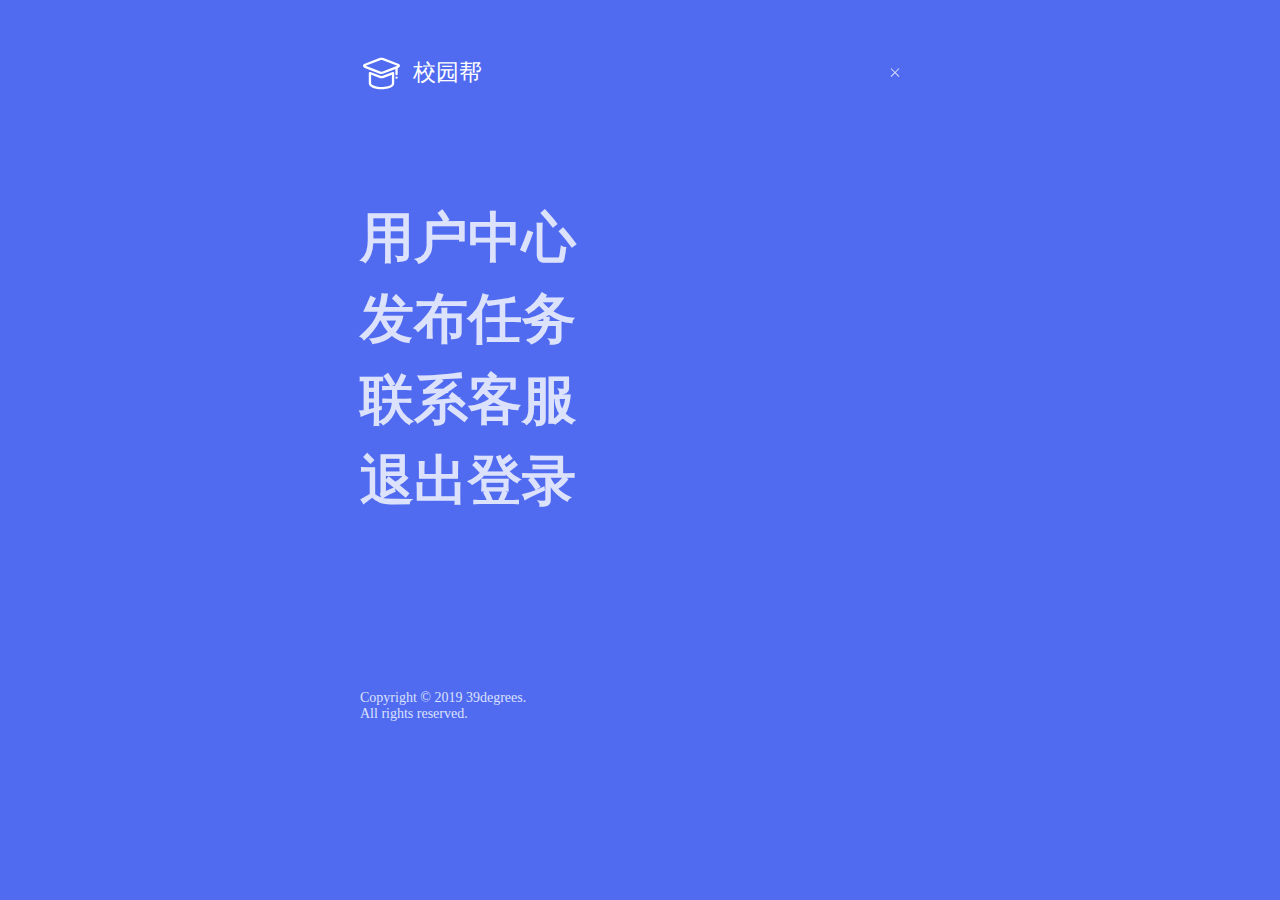
<file: templates/nav.html>
<!DOCTYPE html>
<html>
<head>
	<title>导航</title>
	<link rel="stylesheet" type="text/css" href="/static/css/nav.css">
	<script src="/static/js/jquery-3.3.1.min.js"></script>
	<script>
		$(document).ready(function () {
				$("#kf").click(function() { 
				alert("客服QQ：1305612581\n客服电话：18324389821"); 
			}); 
		});
	</script>
</head>
	<body>
		<div id="task-discription">
			<nav>
				<div  onclick="window.location.href='/'" style="cursor: pointer;display: inline-flex;align-items: center;">
					<img src="/static/img/logo-white.svg">
	            	<div class="text">校园帮</div>
				</div>
	            <div>
	            	<img src="/static/img/close-white.svg" class="nav-icon"  style="cursor: pointer;margin-top: -14px;" onclick="JavaScript:history.back(1);" href="#">
	            </div>
	        </nav>
	        <div class="nav-list">
	        	 <ul>
	        	 	<li onclick="window.location.href='/user/user_info'">用户中心</li>
	        	 	<li onclick="window.location.href='/create_task'">发布任务</li>
	        	 	<li id="kf">联系客服</li>
	        	 	<li onclick="window.location.href='/user/logout'">退出登录</li>
	        	 </ul>
	        </div>
	        <div class="brand">
	        	Copyright © 2019 39degrees.  <br>All rights reserved.
	        </div>
    	</div>
	</body>
</html>
</file>
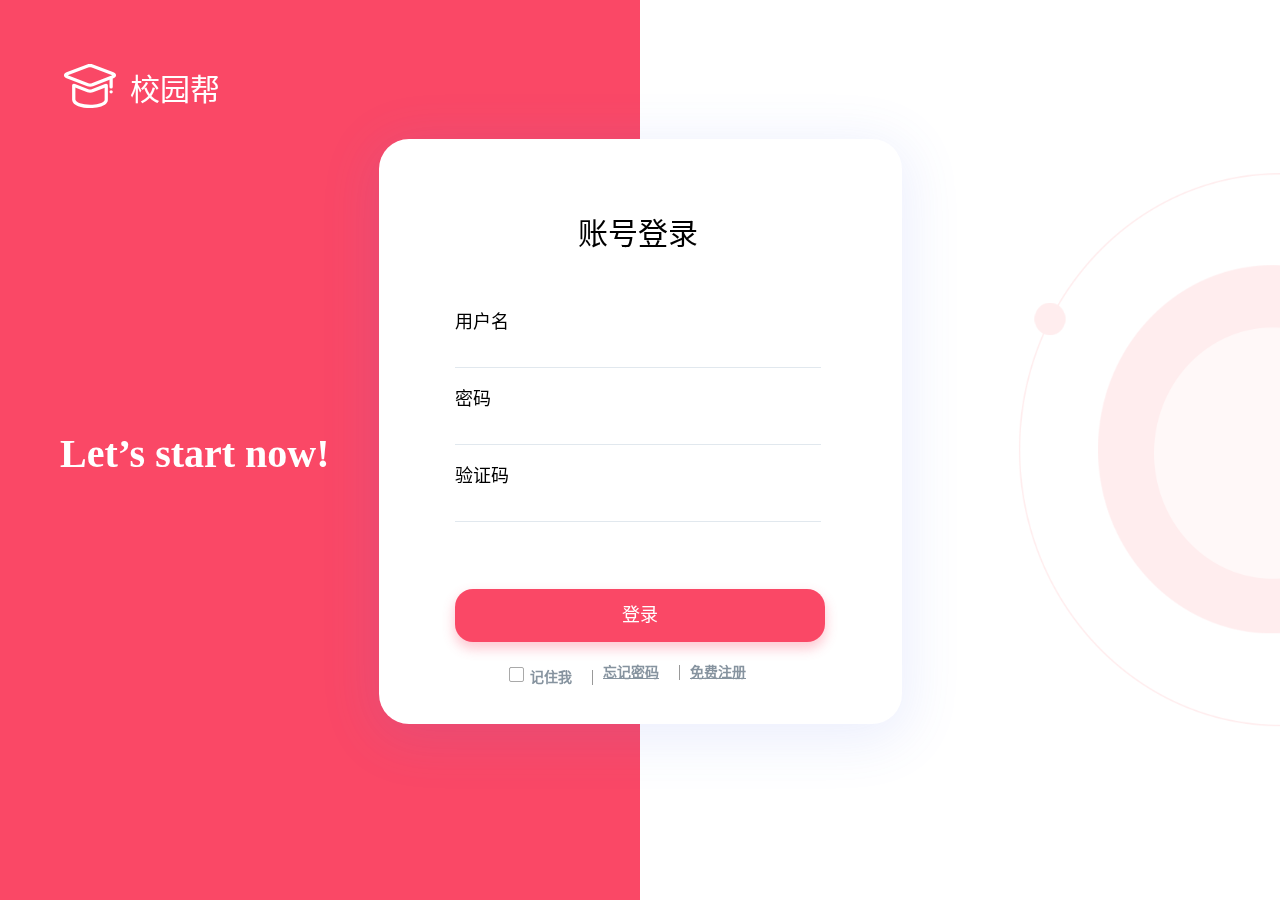
<file: templates/user/login.html>
<!DOCTYPE html>
<html lang="zh-cn">
<head>
    <title></title>
    <meta charset="utf-8">
    <meta name="viewport" content="width=device-width,initial-scale=1"/>
    <link rel="stylesheet" type="text/css" href="/static/css/login.css">
    <script src="/static/js/jquery-3.3.1.min.js"></script>
    <script src="/static/js/jquery.md5.js"></script>
    <script src="/static/js/jquery.ajax.csrf.js"></script>
    <script>
        $(document).ready(function () {
            let count = 1;

            //当输入密码后，加载图片验证码
            $("#user_psd").blur(function () {
                $("#identity").show();
                refreshIdentifyCode();
            });

            //点击图片验证码，切换验证码
            $("#identity").click(function () {
                refreshIdentifyCode();
            });

            //登录按钮点击
            $("#btn_login").click(function () {
                if (isValid()) {
                    loginAjax();
                }
            });

            function loginAjax() {
                $.ajax({
                    url: "/user/login",
                    data: {
                        username: $("#user_name").val(),
                        password: $.md5($("#user_psd").val()),
                        keep_login: $("input[name='keep_login']:checked").val(),
                        identity_code: $("#identify_code").val()
                    },
                    type: "post",
                    dataType: "json",
                    async: true,
                    success: function (data) {
                        if (data.state === '0') {
                            alert("登陆成功！");
                            if (window.location.pathname === "/user/login") {
                                window.location.pathname = '/';
                            } else {
                                window.location.reload();
                            }
                        } else if (data.state === '-1') {
                            alert("验证码过期或验证码输入错误！");
                            refreshIdentifyCode();
                        } else {
                            alert(data.info + '   [' + data.state + ']');
                        }
                    },
                    error: function () {
                        alert("ajax error");
                    }
                });
            }

            function isValid() {
                if ($("#user_name").val().trim().length === 0) {
                    $("#user_name").focus();
                    alert("请输入您的用户名！");
                    return false;
                }
                if ($("#user_psd").val().trim().length === 0) {
                    $("#user_psd").focus();
                    alert("请输入您的密码！");
                    return false;
                }
                if ($("#identify_code").val().trim().length === 0) {
                    $("#identify_code").focus();
                    alert("请输入验证码！");
                    return false;
                }
                return true;
            }

            //登录验证码刷新
            function refreshIdentifyCode() {
                count++;
                $("#identity").attr("src", "/user/identify_code?count=" + count);
            }

        });
    </script>
</head>
<body>
    <div class="background">
        <div></div>
        <img src="/static/img/login-bk.png">
        <div class="left-text">
	    	Let’s start now!
	    </div>
    </div>
	<div class="nav">
		<img src="/static/img/logo-white.svg">
        <div>校园帮</div>
	</div>
	<div id="login">
	    <div class="modal-position login-shape" id="login_inner">
	        <!--  -->
	        <form >
	            <div class="login-title">
	                账号登录
	            </div>
	            <div class="user-name">
	                <label for="user_name">用户名</label>
	                <input type="text" maxlength="10" name="user_name" id="user_name" autocomplete="off">
	            </div>
	            <div class="user-psd">
	                <label for="user_psd">密码</label>
	                <input type="password" maxlength="63" name="user_psd" id="user_psd" autocomplete="off">
	            </div>
	            <div class="identify-code">
	                <label for="identify_code">验证码</label>
	                <input type="text" maxlength="5" name="identify_code" id="identify_code" autocomplete="off">
	            </div>
	            <div class="identity">
	                <img id="identity" hidden alt='图片验证码'>
	            </div>
	            <button class="login-btn" type="button" id="btn_login">
	                登录
	            </button>
	            <div class="login-menu">
	                <div class="rem-psd">
	                	<form>
	                		<input type="checkbox" name="keep_login" value="true" id="keep_login"/>
	                    	<label for="rem_psd">记住我</label>
	                	</form>
	                </div>
	                <div class="for-psd"><a href="/user/reset_password_by_phone">忘记密码</a></div>
	                <div class="free-reg"><a href="/user/register">免费注册</a></div>
	            </div>
	        </form>
	        
	    </div>
	</div>
</body>
</html>
</file>
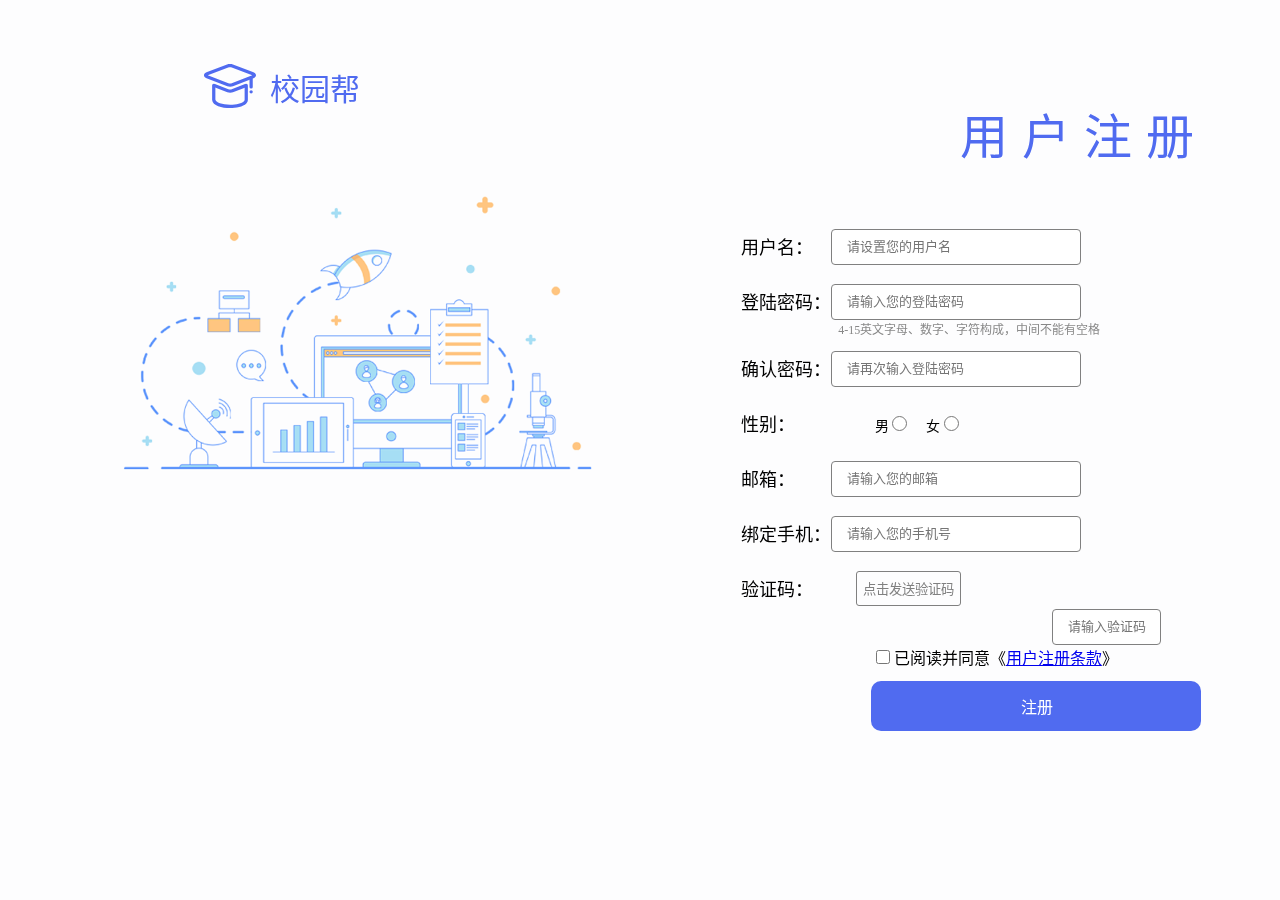
<file: templates/user/register.html>
<!DOCTYPE html>
<html lang="zh-cn">
<head>
    <title></title>
    <meta charset="utf-8">
    <link rel="stylesheet" type="text/css" href="../../static/css/register.css">
    <script src="../../static/js/jquery-3.3.1.min.js"></script>
    <script src="../../static/js/jquery.md5.js"></script>
    <script src="../../static/js/jquery.ajax.csrf.js"></script>
    <script type="text/javascript">
        $(document).ready(function () {
            $("#btn_register").click(function () {
                if (isValid()) {
                    $.ajax({
                        url: "/user/register",
                        data: {
                            username: $("#username").val(),
                            password: $.md5($("#user_psd").val()),
                            sex: $("input[name='user_sex']:checked").val(),
                            email: $("#user_email").val(),
                            tel: $("#user_tel").val(),
                            identify_code: $("#identify_code").val()
                        },
                        type: "post",
                        dataType: "json",
                        async: true,
                        success: function (data) {
                            if (data.state === '0') {
                                //注册成功后跳转至登录页面
                                alert(data.info);
                                window.location.pathname = "/";
                            } else {
                                alert(data.info + '   [' + data.state + ']');
                            }
                        },
                        error: function () {
                            alert("ajax error")
                        }
                    });
                } else {
                    alert($("#user_tel").val());
                }
            });

            $("#btn_identify_code").click(function () {
                if ($("#user_tel").val().trim().length != 0) {
                    $.ajax({
                        url: "/user/identify_code",
                        data: {
                            tel: $("#user_tel").val(),
                            type: 'register'
                        },
                        type: "post",
                        dataType: "json",
                        async: true,
                        success: function (data) {
                            if (data.state === '0') {
                                alert("短信验证码已发送，请注意查收。");
                            } else {
                                alert(data.info + '   [' + data.state + ']');
                            }
                        },
                        error: function () {
                            alert("ajax error")
                        }
                    });

                } else {
                    $("#user_tel").focus();
                    alert("请输入您的手机号码！");
                }
            });

            function isValid() {
                if ($("#username").val().trim().length === 0) {
                    $("#username").focus();
                    alert("请设置用户名！");
                    return false;
                }
                if ($("#user_psd").val().trim().length === 0) {
                    $("#user_psd").focus();
                    alert("请设置密码！");
                    return false;
                }
                if ($("#user_psd").val().length != $("#user_psd").val().trim().length) {
                    $("#user_psd").focus();
                    alert("密码不能含有空格！");
                    return false;
                }
                if ($("#user_repsd").val().trim().length === 0) {
                    $("#user_repsd").focus();
                    alert("请确认密码！");
                    return false;
                }
                if ($("#user_psd").val() != $("#user_repsd").val()) {
                    $("#user_repsd").focus();
                    alert("两次密码输入不一致！");
                    return false;
                }
                if ($("input[name='user_sex']:checked").val() != 0 && $("input[name='user_sex']").val() != 1) {
                    alert("请选择性别！");
                    return false;
                }

                if ($("#user_email").val().trim().length === 0) {
                    $("#user_email").focus();
                    alert("请输入您的邮箱！");
                    return false;
                }
                if ($("#user_tel").val().trim().length === 0) {
                    $("#user_tel").focus();
                    alert("请输入您的手机号码！");
                    return false;
                }

                if ($("#identify_code").val().trim().length === 0) {
                    $("#identify_code").focus();
                    alert("请输入验证码！");
                    return false;
                }

                if(!$("#user_agreement").is(':checked')){
                    $("#user_agreement").focus();
                    alert("请同意用户协议！");
                    return false;
                }
                return true;
            }
        });
    </script>
</head>
<body>

<div class="posi" id="posi">
	<div class="nav">
		<img src="../../static/img/logo-blue.svg">
        <div>校园帮</div>
	</div>
    <div class="reg-content">
        <div class="reg-img"></div>
        <div class="reg-form">
            <div class="title">用户注册</div>
            <div class="form-posi">
                <div class="reg-input">
                    <label class="user-name" for="username">用户名：</label>
                    <input type="text" maxlength="10" placeholder="请设置您的用户名" autocomplete="off" name="username" id="username">
                </div>
                <div class="reg-input">
                    <label class="user-psd" for="user_psd">登陆密码：</label>
                    <input type="password" maxlength="63" placeholder="请输入您的登陆密码" autocomplete="off" name="user_psd" id="user_psd">
                </div>
                <div class="notice">
                    <div class="notice-text">
                        4-15英文字母、数字、字符构成，中间不能有空格
                    </div>
                </div>
                <div class="reg-input">
                    <label class="user-psd" for="user_repsd">确认密码：</label>
                    <input type="password" maxlength="63" placeholder="请再次输入登陆密码" autocomplete="off" name="user_repsd" id="user_repsd"/>
                </div>
                <div class="reg-input">
                    <div class="radio-sex">
                        <div class="user-sex">性别：</div>
                        <label for="sex_m" class="sex-text verity-patch">
                            男
                        </label><input type="radio" name="user_sex" value="1" id="sex_m">
                        <label for="sex_f" class="sex-text">
                            女
                        </label><input type="radio" name="user_sex" value="2" id="sex_f">
                    </div>
                </div>
                <div class="reg-input">
                    <label class="user-email" for="user_email">邮箱：</label>
                    <input type="text" maxlength="255" placeholder="请输入您的邮箱" name="user_email" id="user_email" autocomplete="off"/>
                </div>
                <div class="reg-input">
                    <label class="user-tel" for="user_tel">绑定手机：</label>
                    <input type="number" name="user_tel" placeholder="请输入您的手机号" autocomplete="off"
                           oninput="if( this.value.length > 11 )  this.value = this.value.slice(0,11)" id="user_tel"/>
                </div>
                <div class="reg-input">
                    <div class="check-button">
                        <button type="button" id="btn_identify_code">
                            点击发送验证码
                        </button>
                    </div>
                    <div class="check">
                        <label class="check" for="identify_code">
                            验证码：
                        </label>
                    </div>
                    <input type="text" name="" placeholder="请输入验证码" maxlength="5" style="width: 90px; margin-right: 0;"
                           id="identify_code" autocomplete="off"/>
                </div>
                <div class="reg-input">
                    <div class="User-item">
                        <input type="checkbox" value="1" name="user_agreement" id="user_agreement">
                        <label for="user_agreement">已阅读并同意《<a href="/user/user_protocol">用户注册条款</a>》</label>
                    </div>
                </div>
                <div class="reg-input">
                    <div class="register-button">
                        <button type="button" id="btn_register">注册</button>
                    </div>
                </div>
            </div>
        </div>
    </div>
</div>

</body>
</html>
</file>
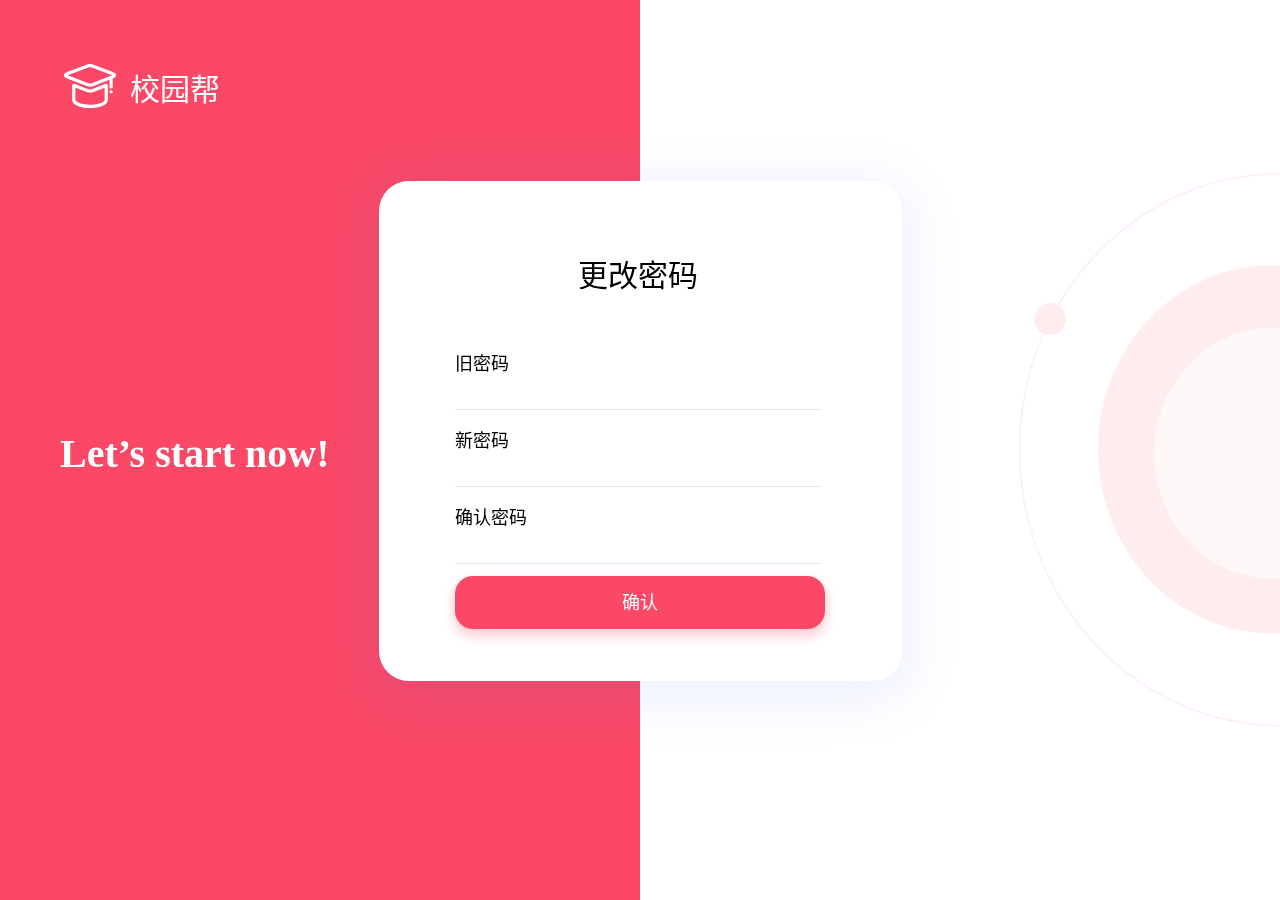
<file: templates/user/rePassword.html>
<!DOCTYPE html>
<html lang="zh-cn">
<head>
    <title>更改密码</title>
    <meta charset="utf-8">
    <meta name="viewport" content="width=device-width,initial-scale=1"/>
    <link rel="stylesheet" type="text/css" href="/static/css/login.css">
    <script src="/static/js/jquery-3.3.1.min.js"></script>
    <script src="/static/js/jquery.md5.js"></script>
    <script src="/static/js/jquery.ajax.csrf.js"></script>
    <script>
        $(document).ready(function () {
            //确认按钮点击
            $("#btn_submit").click(function () {
                if (isValid()) {
                    resetPsdAjax();
                }
            });

            function isValid() {
                if ($("#user_psd").val().trim().length === 0) {
                    $("#user_psd").focus();
                    alert("请输入旧密码！");
                    return false;
                }
                if ($("#new_psd").val().trim().length === 0) {
                    $("#new_psd").focus();
                    alert("请设置新密码！");
                    return false;
                }
                if ($("#new_psd").val().length != $("#new_psd").val().trim().length) {
                    $("#new_psd").focus();
                    alert("密码不能含有空格！");
                    return false;
                }
                if ($("#re_new_psd").val().trim().length === 0) {
                    $("#re_new_psd").focus();
                    alert("请确认密码！");
                    return false;
                }
                if ($("#new_psd").val() != $("#re_new_psd").val()) {
                    $("#re_new_psd").focus();
                    alert("两次密码输入不一致！");
                    return false;
                }
                return true;
            }

            function resetPsdAjax() {
                $.ajax({
                    url: "/user/reset_password",
                    data: {
                        password: $.md5($("#user_psd").val()),
                        new_password: $.md5($("#new_psd").val())
                    },
                    type: "post",
                    dataType: "json",
                    async: true,
                    success: function (data) {
                        if (data.state === '0') {
                            alert("密码更改成功！");
                            window.location.pathname = "/user/login";
                        } else {
                            alert(data.info + '   [' + data.state + ']');
                        }
                    },
                    error: function () {
                        alert("ajax error");
                    }
                });
            }
        });
    </script>
</head>
<body>
    <div class="background">
        <div></div>
        <img src="/static/img/login-bk.png">
        <div class="left-text">
	    	Let’s start now!
	    </div>
    </div>
	<div class="nav">
		<img src="/static/img/logo-white.svg">
        <div>校园帮</div>
	</div>
	<div id="login">
	    <div class="modal-position login-shape" id="login_inner" style="height: 500px;">
            <form>
            <div class="login-title">
                更改密码
            </div>
            <div class="user-psd">
                <label for="user_psd">旧密码</label>
                <input type="password" maxlength="63" autocomplete="off" name="user_psd" id="user_psd">
            </div>

            <div class="user-psd">
                <label for="new_psd">新密码</label>
                <input type="password" maxlength="63" autocomplete="off" name="new_psd" id="new_psd">
            </div>
            <div class="user-psd">
                <label for="re_new_psd">确认密码</label>
                <input type="password" maxlength="63" autocomplete="off" name="re_new_psd" id="re_new_psd">
            </div>
            <button class="login-btn" type="button" id="btn_submit">
                确认
            </button>
        </form>

	    </div>
	</div>
</body>
</html>
</file>
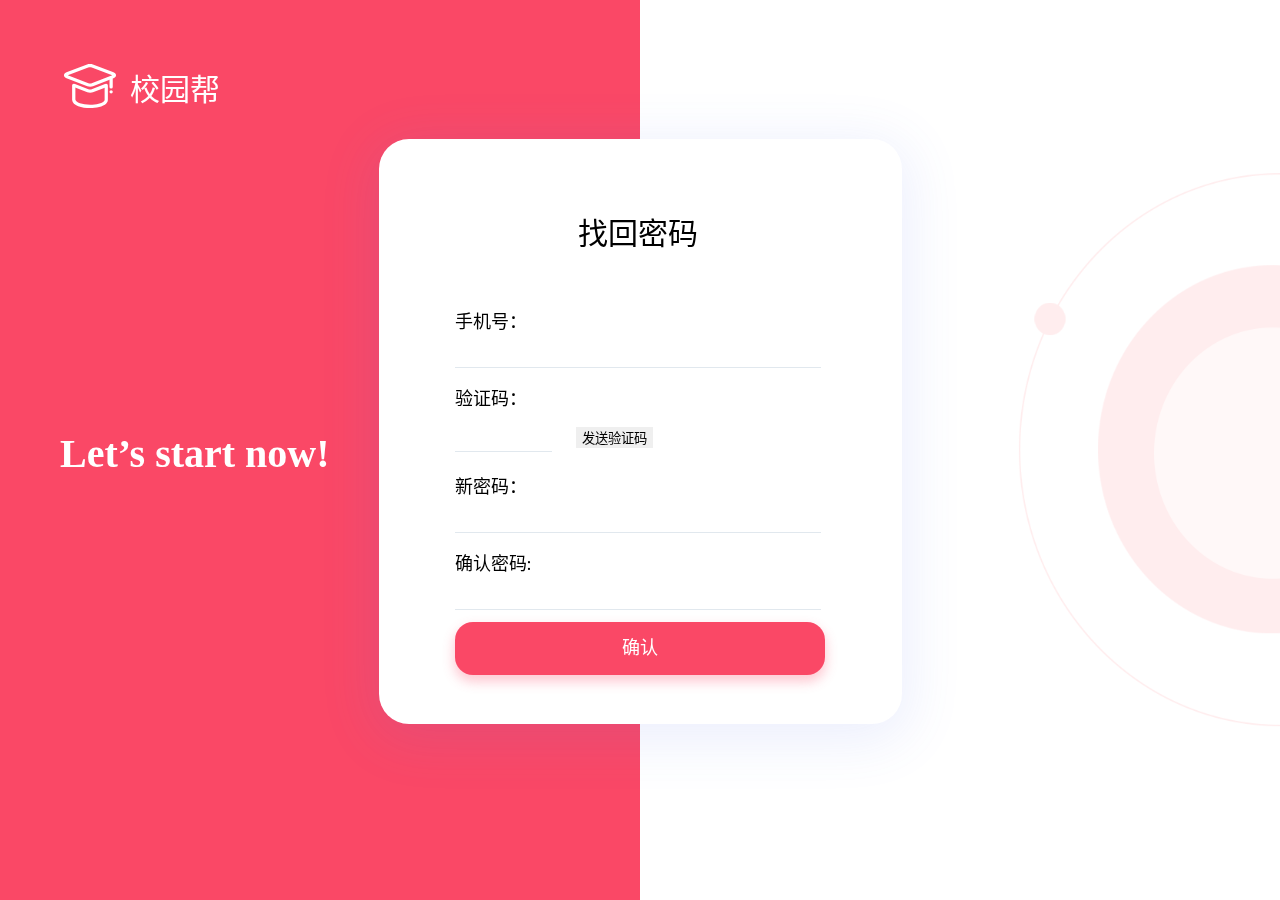
<file: templates/user/rePasswordPhone.html>
<!DOCTYPE html>
<html lang="zh-cn">
<head>
    <title>找回密码</title>
    <meta charset="utf-8">
    <meta name="viewport" content="width=device-width,initial-scale=1"/>
    <link rel="stylesheet" type="text/css" href="/static/css/login.css">
    <script src="/static/js/jquery-3.3.1.min.js"></script>
    <script src="/static/js/jquery.md5.js"></script>
    <script src="/static/js/jquery.ajax.csrf.js"></script>
    <script>
        $(document).ready(function () {
            //确认按钮点击
            $("#btn_submit").click(function () {
                if (isValid()){
                    resetPsdAjax();
                }
            });


            $("#btn_identity").click(function () {
                if ($("#user_tel").val().trim().length === 0) {
                    $("#user_tel").focus();
                    alert("请输入您的手机号！");
                } else {
                    $.ajax({
                        url: "/user/identify_code",
                        data: {
                            tel: $("#user_tel").val()
                        },
                        type: "post",
                        dataType: "json",
                        async: true,
                        success: function (data) {
                            if (data.state === '0') {
                                alert("短信验证码已发送，请注意查收。");
                            } else {
                                alert(data.info + '   [' + data.state + ']');
                            }
                        },
                        error: function () {
                            alert("ajax error")
                        }
                    });
                }
            });

             function isValid() {
                if ($("#identify_code").val().trim().length === 0) {
                    $("#identify_code").focus();
                    alert("请输入验证码！");
                    return false;
                }
                if ($("#new_psd").val().trim().length === 0) {
                    $("#new_psd").focus();
                    alert("请设置新密码！");
                    return false;
                }
                if ($("#new_psd").val().length != $("#new_psd").val().trim().length) {
                    $("#new_psd").focus();
                    alert("密码不能含有空格！");
                    return false;
                }
                if ($("#re_new_psd").val().trim().length === 0) {
                    $("#re_new_psd").focus();
                    alert("请确认密码！");
                    return false;
                }
                if ($("#new_psd").val() != $("#re_new_psd").val()) {
                    $("#re_new_psd").focus();
                    alert("两次密码输入不一致！");
                    return false;
                }
                return true;
            }

            function resetPsdAjax() {
                $.ajax({
                    url: "/user/reset_password_by_phone",
                    data: {
                        identify_code: $("#identify_code").val(),
                        password: $.md5($("#new_psd").val())
                    },
                    type: "post",
                    dataType: "json",
                    async: true,
                    success: function (data) {
                        if (data.state === '0') {
                            alert("密码更改成功！");
                            window.location.pathname = "/user/login";
                        } else {
                            alert(data.info + '   [' + data.state + ']');
                        }
                    },
                    error: function () {
                        alert("ajax error");
                    }
                });
            }

        });
    </script>
</head>
<body>
    <div class="background">
        <div></div>
        <img src="/static/img/login-bk.png">
        <div class="left-text">
	    	Let’s start now!
	    </div>
    </div>
	<div class="nav">
		<img src="/static/img/logo-white.svg">
        <div>校园帮</div>
	</div>
	<div id="login">
	    <div class="modal-position login-shape">
		   <form>
            <div class="login-title">
                找回密码
            </div>
	            <div class="user-name">
                    <label for="user_tel">手机号：</label>
                    <input type="number" autocomplete="off" oninput="if( this.value.length > 11 )  this.value = this.value.slice(0,11)" name="user_tel" id="user_tel">
	            </div>
                <div class="user-name">
                    <label for="identify_code">验证码：</label>
                    <div>
                        <input type="text"style="width: 7em;" maxlength="5" autocomplete="off" name="identify_code" id="identify_code">
                        <button type="button" style="margin-left: 20px;" id="btn_identity" class="check-button">发送验证码</button>
                    </div>
                </div>
                <div class="user-name">
                    <label for="user_psd">新密码：</label>
                    <input type="password" maxlength="63" autocomplete="off" name="new_psd" id="new_psd">
                </div>
                <div class="user-name">
                    <label for="user_psd">确认密码:</label>
                    <input type="password" maxlength="63" autocomplete="off" name="re_new_psd" id="re_new_psd">
                </div>
                <button class="login-btn" type="button" id="btn_submit">
                    确认
                </button>
            </div>
        </form>
        </div>
	</div>

</body>
</html>
</file>
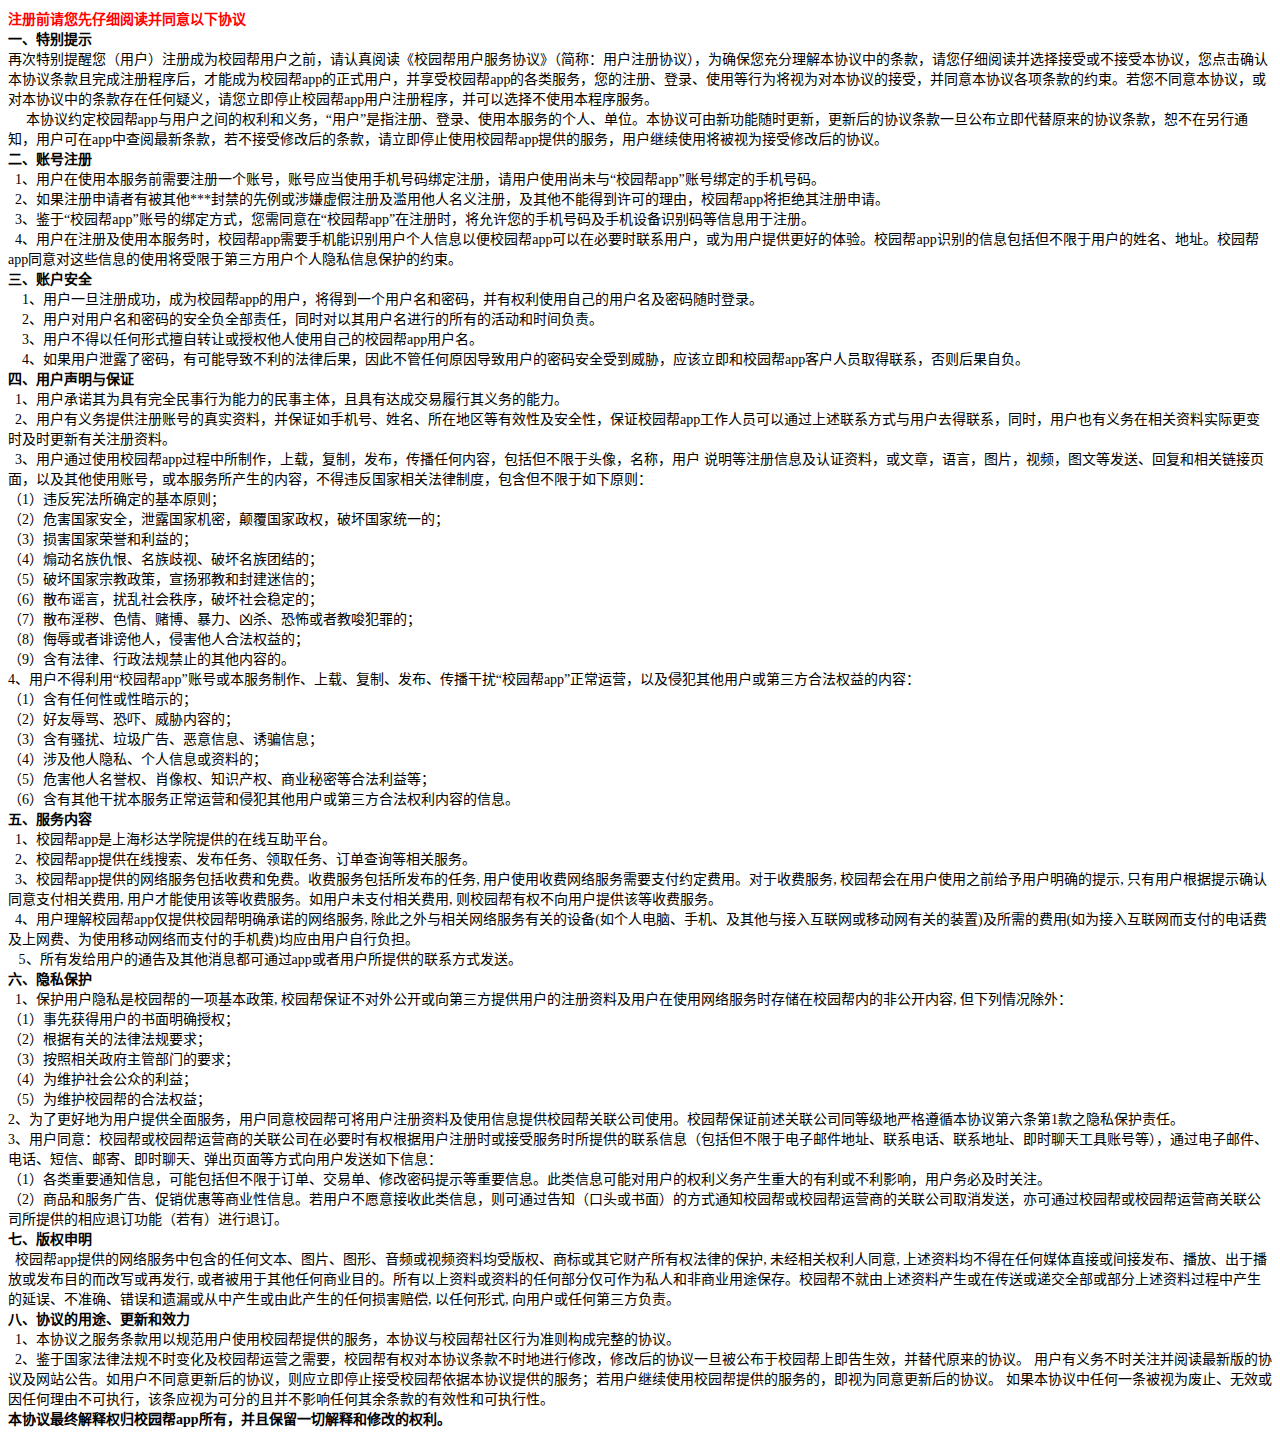
<file: templates/user/user_protocol.html>
<html xmlns:v="urn:schemas-microsoft-com:vml"
xmlns:o="urn:schemas-microsoft-com:office:office"
xmlns:w="urn:schemas-microsoft-com:office:word"
xmlns:dt="uuid:C2F41010-65B3-11d1-A29F-00AA00C14882"
xmlns:m="http://schemas.microsoft.com/office/2004/12/omml"
xmlns="http://www.w3.org/TR/REC-html40">

<head>
<meta http-equiv=Content-Type content="text/html; charset=utf-8">
<meta name=ProgId content=Word.Document>
<meta name=Generator content="Microsoft Word 15">
<meta name=Originator content="Microsoft Word 15">
<link rel=File-List href="/static/user-protocol/filelist.xml">
<!--[if gte mso 9]><xml>
 <o:DocumentProperties>
  <o:Author>zh412st067</o:Author>
  <o:LastAuthor>jianxiong chen</o:LastAuthor>
  <o:Revision>2</o:Revision>
  <o:TotalTime>34</o:TotalTime>
  <o:Created>2019-04-24T13:42:00Z</o:Created>
  <o:LastSaved>2019-04-24T13:42:00Z</o:LastSaved>
  <o:Pages>3</o:Pages>
  <o:Words>486</o:Words>
  <o:Characters>2773</o:Characters>
  <o:Lines>23</o:Lines>
  <o:Paragraphs>6</o:Paragraphs>
  <o:CharactersWithSpaces>3253</o:CharactersWithSpaces>
  <o:Version>16.00</o:Version>
 </o:DocumentProperties>
 <o:CustomDocumentProperties>
  <o:KSOProductBuildVer dt:dt="string">2052-11.1.0.8612</o:KSOProductBuildVer>
 </o:CustomDocumentProperties>
</xml><![endif]-->
<link rel=dataStoreItem href="/static/user-protocol/item0001.xml"
target="/static/用户协议.files/props002.xml">
<link rel=themeData href="/static/user-protocol/themedata.thmx">
<link rel=colorSchemeMapping href="/static/user-protocol/colorschememapping.xml">
<!--[if gte mso 9]><xml>
 <w:WordDocument>
  <w:SpellingState>Clean</w:SpellingState>
  <w:GrammarState>Clean</w:GrammarState>
  <w:TrackMoves>false</w:TrackMoves>
  <w:TrackFormatting/>
  <w:PunctuationKerning/>
  <w:DrawingGridVerticalSpacing>7.8 磅</w:DrawingGridVerticalSpacing>
  <w:DisplayHorizontalDrawingGridEvery>0</w:DisplayHorizontalDrawingGridEvery>
  <w:DisplayVerticalDrawingGridEvery>2</w:DisplayVerticalDrawingGridEvery>
  <w:ValidateAgainstSchemas/>
  <w:SaveIfXMLInvalid>false</w:SaveIfXMLInvalid>
  <w:IgnoreMixedContent>false</w:IgnoreMixedContent>
  <w:AlwaysShowPlaceholderText>false</w:AlwaysShowPlaceholderText>
  <w:DoNotPromoteQF/>
  <w:LidThemeOther>EN-US</w:LidThemeOther>
  <w:LidThemeAsian>ZH-CN</w:LidThemeAsian>
  <w:LidThemeComplexScript>X-NONE</w:LidThemeComplexScript>
  <w:Compatibility>
   <w:SpaceForUL/>
   <w:BalanceSingleByteDoubleByteWidth/>
   <w:DoNotLeaveBackslashAlone/>
   <w:ULTrailSpace/>
   <w:DoNotExpandShiftReturn/>
   <w:AdjustLineHeightInTable/>
   <w:BreakWrappedTables/>
   <w:SnapToGridInCell/>
   <w:WrapTextWithPunct/>
   <w:UseAsianBreakRules/>
   <w:DontGrowAutofit/>
   <w:SplitPgBreakAndParaMark/>
   <w:EnableOpenTypeKerning/>
   <w:DontFlipMirrorIndents/>
   <w:OverrideTableStyleHps/>
   <w:UseFELayout/>
  </w:Compatibility>
  <w:DoNotOptimizeForBrowser/>
  <m:mathPr>
   <m:mathFont m:val="Cambria Math"/>
   <m:brkBin m:val="before"/>
   <m:brkBinSub m:val="&#45;-"/>
   <m:smallFrac m:val="off"/>
   <m:dispDef/>
   <m:lMargin m:val="0"/>
   <m:rMargin m:val="0"/>
   <m:defJc m:val="centerGroup"/>
   <m:wrapIndent m:val="1440"/>
   <m:intLim m:val="subSup"/>
   <m:naryLim m:val="undOvr"/>
  </m:mathPr></w:WordDocument>
</xml><![endif]--><!--[if gte mso 9]><xml>
 <w:LatentStyles DefLockedState="false" DefUnhideWhenUsed="false"
  DefSemiHidden="false" DefQFormat="false" DefPriority="99"
  LatentStyleCount="376">
  <w:LsdException Locked="false" Priority="0" QFormat="true" Name="Normal"/>
  <w:LsdException Locked="false" Priority="9" QFormat="true" Name="heading 1"/>
  <w:LsdException Locked="false" Priority="9" QFormat="true" Name="heading 2"/>
  <w:LsdException Locked="false" Priority="9" QFormat="true" Name="heading 3"/>
  <w:LsdException Locked="false" Priority="9" SemiHidden="true"
   UnhideWhenUsed="true" QFormat="true" Name="heading 4"/>
  <w:LsdException Locked="false" Priority="9" SemiHidden="true"
   UnhideWhenUsed="true" QFormat="true" Name="heading 5"/>
  <w:LsdException Locked="false" Priority="9" SemiHidden="true"
   UnhideWhenUsed="true" QFormat="true" Name="heading 6"/>
  <w:LsdException Locked="false" Priority="9" SemiHidden="true"
   UnhideWhenUsed="true" QFormat="true" Name="heading 7"/>
  <w:LsdException Locked="false" Priority="9" SemiHidden="true"
   UnhideWhenUsed="true" QFormat="true" Name="heading 8"/>
  <w:LsdException Locked="false" Priority="9" SemiHidden="true"
   UnhideWhenUsed="true" QFormat="true" Name="heading 9"/>
  <w:LsdException Locked="false" SemiHidden="true" UnhideWhenUsed="true"
   Name="index 1"/>
  <w:LsdException Locked="false" SemiHidden="true" UnhideWhenUsed="true"
   Name="index 2"/>
  <w:LsdException Locked="false" SemiHidden="true" UnhideWhenUsed="true"
   Name="index 3"/>
  <w:LsdException Locked="false" SemiHidden="true" UnhideWhenUsed="true"
   Name="index 4"/>
  <w:LsdException Locked="false" SemiHidden="true" UnhideWhenUsed="true"
   Name="index 5"/>
  <w:LsdException Locked="false" SemiHidden="true" UnhideWhenUsed="true"
   Name="index 6"/>
  <w:LsdException Locked="false" SemiHidden="true" UnhideWhenUsed="true"
   Name="index 7"/>
  <w:LsdException Locked="false" SemiHidden="true" UnhideWhenUsed="true"
   Name="index 8"/>
  <w:LsdException Locked="false" SemiHidden="true" UnhideWhenUsed="true"
   Name="index 9"/>
  <w:LsdException Locked="false" Priority="39" SemiHidden="true"
   UnhideWhenUsed="true" Name="toc 1"/>
  <w:LsdException Locked="false" Priority="39" SemiHidden="true"
   UnhideWhenUsed="true" Name="toc 2"/>
  <w:LsdException Locked="false" Priority="39" SemiHidden="true"
   UnhideWhenUsed="true" Name="toc 3"/>
  <w:LsdException Locked="false" Priority="39" SemiHidden="true"
   UnhideWhenUsed="true" Name="toc 4"/>
  <w:LsdException Locked="false" Priority="39" SemiHidden="true"
   UnhideWhenUsed="true" Name="toc 5"/>
  <w:LsdException Locked="false" Priority="39" SemiHidden="true"
   UnhideWhenUsed="true" Name="toc 6"/>
  <w:LsdException Locked="false" Priority="39" SemiHidden="true"
   UnhideWhenUsed="true" Name="toc 7"/>
  <w:LsdException Locked="false" Priority="39" SemiHidden="true"
   UnhideWhenUsed="true" Name="toc 8"/>
  <w:LsdException Locked="false" Priority="39" SemiHidden="true"
   UnhideWhenUsed="true" Name="toc 9"/>
  <w:LsdException Locked="false" SemiHidden="true" UnhideWhenUsed="true"
   Name="Normal Indent"/>
  <w:LsdException Locked="false" SemiHidden="true" UnhideWhenUsed="true"
   Name="footnote text"/>
  <w:LsdException Locked="false" SemiHidden="true" UnhideWhenUsed="true"
   Name="annotation text"/>
  <w:LsdException Locked="false" SemiHidden="true" UnhideWhenUsed="true"
   Name="header"/>
  <w:LsdException Locked="false" SemiHidden="true" UnhideWhenUsed="true"
   Name="footer"/>
  <w:LsdException Locked="false" SemiHidden="true" UnhideWhenUsed="true"
   Name="index heading"/>
  <w:LsdException Locked="false" Priority="35" SemiHidden="true"
   UnhideWhenUsed="true" QFormat="true" Name="caption"/>
  <w:LsdException Locked="false" SemiHidden="true" UnhideWhenUsed="true"
   Name="table of figures"/>
  <w:LsdException Locked="false" SemiHidden="true" UnhideWhenUsed="true"
   Name="envelope address"/>
  <w:LsdException Locked="false" SemiHidden="true" UnhideWhenUsed="true"
   Name="envelope return"/>
  <w:LsdException Locked="false" SemiHidden="true" UnhideWhenUsed="true"
   Name="footnote reference"/>
  <w:LsdException Locked="false" SemiHidden="true" UnhideWhenUsed="true"
   Name="annotation reference"/>
  <w:LsdException Locked="false" SemiHidden="true" UnhideWhenUsed="true"
   Name="line number"/>
  <w:LsdException Locked="false" SemiHidden="true" UnhideWhenUsed="true"
   Name="page number"/>
  <w:LsdException Locked="false" SemiHidden="true" UnhideWhenUsed="true"
   Name="endnote reference"/>
  <w:LsdException Locked="false" SemiHidden="true" UnhideWhenUsed="true"
   Name="endnote text"/>
  <w:LsdException Locked="false" SemiHidden="true" UnhideWhenUsed="true"
   Name="table of authorities"/>
  <w:LsdException Locked="false" SemiHidden="true" UnhideWhenUsed="true"
   Name="macro"/>
  <w:LsdException Locked="false" SemiHidden="true" UnhideWhenUsed="true"
   Name="toa heading"/>
  <w:LsdException Locked="false" SemiHidden="true" UnhideWhenUsed="true"
   Name="List"/>
  <w:LsdException Locked="false" SemiHidden="true" UnhideWhenUsed="true"
   Name="List Bullet"/>
  <w:LsdException Locked="false" SemiHidden="true" UnhideWhenUsed="true"
   Name="List Number"/>
  <w:LsdException Locked="false" SemiHidden="true" UnhideWhenUsed="true"
   Name="List 2"/>
  <w:LsdException Locked="false" SemiHidden="true" UnhideWhenUsed="true"
   Name="List 3"/>
  <w:LsdException Locked="false" SemiHidden="true" UnhideWhenUsed="true"
   Name="List 4"/>
  <w:LsdException Locked="false" SemiHidden="true" UnhideWhenUsed="true"
   Name="List 5"/>
  <w:LsdException Locked="false" SemiHidden="true" UnhideWhenUsed="true"
   Name="List Bullet 2"/>
  <w:LsdException Locked="false" SemiHidden="true" UnhideWhenUsed="true"
   Name="List Bullet 3"/>
  <w:LsdException Locked="false" SemiHidden="true" UnhideWhenUsed="true"
   Name="List Bullet 4"/>
  <w:LsdException Locked="false" SemiHidden="true" UnhideWhenUsed="true"
   Name="List Bullet 5"/>
  <w:LsdException Locked="false" SemiHidden="true" UnhideWhenUsed="true"
   Name="List Number 2"/>
  <w:LsdException Locked="false" SemiHidden="true" UnhideWhenUsed="true"
   Name="List Number 3"/>
  <w:LsdException Locked="false" SemiHidden="true" UnhideWhenUsed="true"
   Name="List Number 4"/>
  <w:LsdException Locked="false" SemiHidden="true" UnhideWhenUsed="true"
   Name="List Number 5"/>
  <w:LsdException Locked="false" Priority="10" QFormat="true" Name="Title"/>
  <w:LsdException Locked="false" SemiHidden="true" UnhideWhenUsed="true"
   Name="Closing"/>
  <w:LsdException Locked="false" SemiHidden="true" UnhideWhenUsed="true"
   Name="Signature"/>
  <w:LsdException Locked="false" Priority="1" SemiHidden="true"
   UnhideWhenUsed="true" Name="Default Paragraph Font"/>
  <w:LsdException Locked="false" SemiHidden="true" UnhideWhenUsed="true"
   Name="Body Text"/>
  <w:LsdException Locked="false" SemiHidden="true" UnhideWhenUsed="true"
   Name="Body Text Indent"/>
  <w:LsdException Locked="false" SemiHidden="true" UnhideWhenUsed="true"
   Name="List Continue"/>
  <w:LsdException Locked="false" SemiHidden="true" UnhideWhenUsed="true"
   Name="List Continue 2"/>
  <w:LsdException Locked="false" SemiHidden="true" UnhideWhenUsed="true"
   Name="List Continue 3"/>
  <w:LsdException Locked="false" SemiHidden="true" UnhideWhenUsed="true"
   Name="List Continue 4"/>
  <w:LsdException Locked="false" SemiHidden="true" UnhideWhenUsed="true"
   Name="List Continue 5"/>
  <w:LsdException Locked="false" SemiHidden="true" UnhideWhenUsed="true"
   Name="Message Header"/>
  <w:LsdException Locked="false" Priority="11" QFormat="true" Name="Subtitle"/>
  <w:LsdException Locked="false" SemiHidden="true" UnhideWhenUsed="true"
   Name="Salutation"/>
  <w:LsdException Locked="false" SemiHidden="true" UnhideWhenUsed="true"
   Name="Date"/>
  <w:LsdException Locked="false" SemiHidden="true" UnhideWhenUsed="true"
   Name="Body Text First Indent"/>
  <w:LsdException Locked="false" SemiHidden="true" UnhideWhenUsed="true"
   Name="Body Text First Indent 2"/>
  <w:LsdException Locked="false" SemiHidden="true" UnhideWhenUsed="true"
   Name="Note Heading"/>
  <w:LsdException Locked="false" SemiHidden="true" UnhideWhenUsed="true"
   Name="Body Text 2"/>
  <w:LsdException Locked="false" SemiHidden="true" UnhideWhenUsed="true"
   Name="Body Text 3"/>
  <w:LsdException Locked="false" SemiHidden="true" UnhideWhenUsed="true"
   Name="Body Text Indent 2"/>
  <w:LsdException Locked="false" SemiHidden="true" UnhideWhenUsed="true"
   Name="Body Text Indent 3"/>
  <w:LsdException Locked="false" SemiHidden="true" UnhideWhenUsed="true"
   Name="Block Text"/>
  <w:LsdException Locked="false" SemiHidden="true" UnhideWhenUsed="true"
   Name="Hyperlink"/>
  <w:LsdException Locked="false" SemiHidden="true" UnhideWhenUsed="true"
   Name="FollowedHyperlink"/>
  <w:LsdException Locked="false" Priority="22" QFormat="true" Name="Strong"/>
  <w:LsdException Locked="false" Priority="20" QFormat="true" Name="Emphasis"/>
  <w:LsdException Locked="false" SemiHidden="true" UnhideWhenUsed="true"
   Name="Document Map"/>
  <w:LsdException Locked="false" SemiHidden="true" UnhideWhenUsed="true"
   Name="Plain Text"/>
  <w:LsdException Locked="false" SemiHidden="true" UnhideWhenUsed="true"
   Name="E-mail Signature"/>
  <w:LsdException Locked="false" SemiHidden="true" UnhideWhenUsed="true"
   Name="HTML Top of Form"/>
  <w:LsdException Locked="false" SemiHidden="true" UnhideWhenUsed="true"
   Name="HTML Bottom of Form"/>
  <w:LsdException Locked="false" SemiHidden="true" UnhideWhenUsed="true"
   Name="Normal (Web)"/>
  <w:LsdException Locked="false" SemiHidden="true" UnhideWhenUsed="true"
   Name="HTML Acronym"/>
  <w:LsdException Locked="false" SemiHidden="true" UnhideWhenUsed="true"
   Name="HTML Address"/>
  <w:LsdException Locked="false" SemiHidden="true" UnhideWhenUsed="true"
   Name="HTML Cite"/>
  <w:LsdException Locked="false" SemiHidden="true" UnhideWhenUsed="true"
   Name="HTML Code"/>
  <w:LsdException Locked="false" SemiHidden="true" UnhideWhenUsed="true"
   Name="HTML Definition"/>
  <w:LsdException Locked="false" SemiHidden="true" UnhideWhenUsed="true"
   Name="HTML Keyboard"/>
  <w:LsdException Locked="false" SemiHidden="true" UnhideWhenUsed="true"
   Name="HTML Preformatted"/>
  <w:LsdException Locked="false" SemiHidden="true" UnhideWhenUsed="true"
   Name="HTML Sample"/>
  <w:LsdException Locked="false" SemiHidden="true" UnhideWhenUsed="true"
   Name="HTML Typewriter"/>
  <w:LsdException Locked="false" SemiHidden="true" UnhideWhenUsed="true"
   Name="HTML Variable"/>
  <w:LsdException Locked="false" SemiHidden="true" UnhideWhenUsed="true"
   Name="Normal Table"/>
  <w:LsdException Locked="false" SemiHidden="true" UnhideWhenUsed="true"
   Name="annotation subject"/>
  <w:LsdException Locked="false" SemiHidden="true" UnhideWhenUsed="true"
   Name="No List"/>
  <w:LsdException Locked="false" SemiHidden="true" UnhideWhenUsed="true"
   Name="Outline List 1"/>
  <w:LsdException Locked="false" SemiHidden="true" UnhideWhenUsed="true"
   Name="Outline List 2"/>
  <w:LsdException Locked="false" SemiHidden="true" UnhideWhenUsed="true"
   Name="Outline List 3"/>
  <w:LsdException Locked="false" SemiHidden="true" UnhideWhenUsed="true"
   Name="Table Simple 1"/>
  <w:LsdException Locked="false" SemiHidden="true" UnhideWhenUsed="true"
   Name="Table Simple 2"/>
  <w:LsdException Locked="false" SemiHidden="true" UnhideWhenUsed="true"
   Name="Table Simple 3"/>
  <w:LsdException Locked="false" SemiHidden="true" UnhideWhenUsed="true"
   Name="Table Classic 1"/>
  <w:LsdException Locked="false" SemiHidden="true" UnhideWhenUsed="true"
   Name="Table Classic 2"/>
  <w:LsdException Locked="false" SemiHidden="true" UnhideWhenUsed="true"
   Name="Table Classic 3"/>
  <w:LsdException Locked="false" SemiHidden="true" UnhideWhenUsed="true"
   Name="Table Classic 4"/>
  <w:LsdException Locked="false" SemiHidden="true" UnhideWhenUsed="true"
   Name="Table Colorful 1"/>
  <w:LsdException Locked="false" SemiHidden="true" UnhideWhenUsed="true"
   Name="Table Colorful 2"/>
  <w:LsdException Locked="false" SemiHidden="true" UnhideWhenUsed="true"
   Name="Table Colorful 3"/>
  <w:LsdException Locked="false" SemiHidden="true" UnhideWhenUsed="true"
   Name="Table Columns 1"/>
  <w:LsdException Locked="false" SemiHidden="true" UnhideWhenUsed="true"
   Name="Table Columns 2"/>
  <w:LsdException Locked="false" SemiHidden="true" UnhideWhenUsed="true"
   Name="Table Columns 3"/>
  <w:LsdException Locked="false" SemiHidden="true" UnhideWhenUsed="true"
   Name="Table Columns 4"/>
  <w:LsdException Locked="false" SemiHidden="true" UnhideWhenUsed="true"
   Name="Table Columns 5"/>
  <w:LsdException Locked="false" SemiHidden="true" UnhideWhenUsed="true"
   Name="Table Grid 1"/>
  <w:LsdException Locked="false" SemiHidden="true" UnhideWhenUsed="true"
   Name="Table Grid 2"/>
  <w:LsdException Locked="false" SemiHidden="true" UnhideWhenUsed="true"
   Name="Table Grid 3"/>
  <w:LsdException Locked="false" SemiHidden="true" UnhideWhenUsed="true"
   Name="Table Grid 4"/>
  <w:LsdException Locked="false" SemiHidden="true" UnhideWhenUsed="true"
   Name="Table Grid 5"/>
  <w:LsdException Locked="false" SemiHidden="true" UnhideWhenUsed="true"
   Name="Table Grid 6"/>
  <w:LsdException Locked="false" SemiHidden="true" UnhideWhenUsed="true"
   Name="Table Grid 7"/>
  <w:LsdException Locked="false" SemiHidden="true" UnhideWhenUsed="true"
   Name="Table Grid 8"/>
  <w:LsdException Locked="false" SemiHidden="true" UnhideWhenUsed="true"
   Name="Table List 1"/>
  <w:LsdException Locked="false" SemiHidden="true" UnhideWhenUsed="true"
   Name="Table List 2"/>
  <w:LsdException Locked="false" SemiHidden="true" UnhideWhenUsed="true"
   Name="Table List 3"/>
  <w:LsdException Locked="false" SemiHidden="true" UnhideWhenUsed="true"
   Name="Table List 4"/>
  <w:LsdException Locked="false" SemiHidden="true" UnhideWhenUsed="true"
   Name="Table List 5"/>
  <w:LsdException Locked="false" SemiHidden="true" UnhideWhenUsed="true"
   Name="Table List 6"/>
  <w:LsdException Locked="false" SemiHidden="true" UnhideWhenUsed="true"
   Name="Table List 7"/>
  <w:LsdException Locked="false" SemiHidden="true" UnhideWhenUsed="true"
   Name="Table List 8"/>
  <w:LsdException Locked="false" SemiHidden="true" UnhideWhenUsed="true"
   Name="Table 3D effects 1"/>
  <w:LsdException Locked="false" SemiHidden="true" UnhideWhenUsed="true"
   Name="Table 3D effects 2"/>
  <w:LsdException Locked="false" SemiHidden="true" UnhideWhenUsed="true"
   Name="Table 3D effects 3"/>
  <w:LsdException Locked="false" SemiHidden="true" UnhideWhenUsed="true"
   Name="Table Contemporary"/>
  <w:LsdException Locked="false" SemiHidden="true" UnhideWhenUsed="true"
   Name="Table Elegant"/>
  <w:LsdException Locked="false" SemiHidden="true" UnhideWhenUsed="true"
   Name="Table Professional"/>
  <w:LsdException Locked="false" SemiHidden="true" UnhideWhenUsed="true"
   Name="Table Subtle 1"/>
  <w:LsdException Locked="false" SemiHidden="true" UnhideWhenUsed="true"
   Name="Table Subtle 2"/>
  <w:LsdException Locked="false" SemiHidden="true" UnhideWhenUsed="true"
   Name="Table Web 1"/>
  <w:LsdException Locked="false" SemiHidden="true" UnhideWhenUsed="true"
   Name="Table Web 2"/>
  <w:LsdException Locked="false" SemiHidden="true" UnhideWhenUsed="true"
   Name="Table Web 3"/>
  <w:LsdException Locked="false" SemiHidden="true" UnhideWhenUsed="true"
   Name="Balloon Text"/>
  <w:LsdException Locked="false" Priority="39" Name="Table Grid"/>
  <w:LsdException Locked="false" SemiHidden="true" UnhideWhenUsed="true"
   Name="Table Theme"/>
  <w:LsdException Locked="false" SemiHidden="true" Name="Placeholder Text"/>
  <w:LsdException Locked="false" Priority="60" Name="Light Shading"/>
  <w:LsdException Locked="false" Priority="61" Name="Light List"/>
  <w:LsdException Locked="false" Priority="62" Name="Light Grid"/>
  <w:LsdException Locked="false" Priority="63" Name="Medium Shading 1"/>
  <w:LsdException Locked="false" Priority="64" Name="Medium Shading 2"/>
  <w:LsdException Locked="false" Priority="65" Name="Medium List 1"/>
  <w:LsdException Locked="false" Priority="66" Name="Medium List 2"/>
  <w:LsdException Locked="false" Priority="67" Name="Medium Grid 1"/>
  <w:LsdException Locked="false" Priority="68" Name="Medium Grid 2"/>
  <w:LsdException Locked="false" Priority="69" Name="Medium Grid 3"/>
  <w:LsdException Locked="false" Priority="70" Name="Dark List"/>
  <w:LsdException Locked="false" Priority="71" Name="Colorful Shading"/>
  <w:LsdException Locked="false" Priority="72" Name="Colorful List"/>
  <w:LsdException Locked="false" Priority="73" Name="Colorful Grid"/>
  <w:LsdException Locked="false" Priority="60" Name="Light Shading Accent 1"/>
  <w:LsdException Locked="false" Priority="61" Name="Light List Accent 1"/>
  <w:LsdException Locked="false" Priority="62" Name="Light Grid Accent 1"/>
  <w:LsdException Locked="false" Priority="63" Name="Medium Shading 1 Accent 1"/>
  <w:LsdException Locked="false" Priority="64" Name="Medium Shading 2 Accent 1"/>
  <w:LsdException Locked="false" Priority="65" Name="Medium List 1 Accent 1"/>
  <w:LsdException Locked="false" SemiHidden="true" Name="Revision"/>
  <w:LsdException Locked="false" Priority="66" Name="Medium List 2 Accent 1"/>
  <w:LsdException Locked="false" Priority="67" Name="Medium Grid 1 Accent 1"/>
  <w:LsdException Locked="false" Priority="68" Name="Medium Grid 2 Accent 1"/>
  <w:LsdException Locked="false" Priority="69" Name="Medium Grid 3 Accent 1"/>
  <w:LsdException Locked="false" Priority="70" Name="Dark List Accent 1"/>
  <w:LsdException Locked="false" Priority="71" Name="Colorful Shading Accent 1"/>
  <w:LsdException Locked="false" Priority="72" Name="Colorful List Accent 1"/>
  <w:LsdException Locked="false" Priority="73" Name="Colorful Grid Accent 1"/>
  <w:LsdException Locked="false" Priority="60" Name="Light Shading Accent 2"/>
  <w:LsdException Locked="false" Priority="61" Name="Light List Accent 2"/>
  <w:LsdException Locked="false" Priority="62" Name="Light Grid Accent 2"/>
  <w:LsdException Locked="false" Priority="63" Name="Medium Shading 1 Accent 2"/>
  <w:LsdException Locked="false" Priority="64" Name="Medium Shading 2 Accent 2"/>
  <w:LsdException Locked="false" Priority="65" Name="Medium List 1 Accent 2"/>
  <w:LsdException Locked="false" Priority="66" Name="Medium List 2 Accent 2"/>
  <w:LsdException Locked="false" Priority="67" Name="Medium Grid 1 Accent 2"/>
  <w:LsdException Locked="false" Priority="68" Name="Medium Grid 2 Accent 2"/>
  <w:LsdException Locked="false" Priority="69" Name="Medium Grid 3 Accent 2"/>
  <w:LsdException Locked="false" Priority="70" Name="Dark List Accent 2"/>
  <w:LsdException Locked="false" Priority="71" Name="Colorful Shading Accent 2"/>
  <w:LsdException Locked="false" Priority="72" Name="Colorful List Accent 2"/>
  <w:LsdException Locked="false" Priority="73" Name="Colorful Grid Accent 2"/>
  <w:LsdException Locked="false" Priority="60" Name="Light Shading Accent 3"/>
  <w:LsdException Locked="false" Priority="61" Name="Light List Accent 3"/>
  <w:LsdException Locked="false" Priority="62" Name="Light Grid Accent 3"/>
  <w:LsdException Locked="false" Priority="63" Name="Medium Shading 1 Accent 3"/>
  <w:LsdException Locked="false" Priority="64" Name="Medium Shading 2 Accent 3"/>
  <w:LsdException Locked="false" Priority="65" Name="Medium List 1 Accent 3"/>
  <w:LsdException Locked="false" Priority="66" Name="Medium List 2 Accent 3"/>
  <w:LsdException Locked="false" Priority="67" Name="Medium Grid 1 Accent 3"/>
  <w:LsdException Locked="false" Priority="68" Name="Medium Grid 2 Accent 3"/>
  <w:LsdException Locked="false" Priority="69" Name="Medium Grid 3 Accent 3"/>
  <w:LsdException Locked="false" Priority="70" Name="Dark List Accent 3"/>
  <w:LsdException Locked="false" Priority="71" Name="Colorful Shading Accent 3"/>
  <w:LsdException Locked="false" Priority="72" Name="Colorful List Accent 3"/>
  <w:LsdException Locked="false" Priority="73" Name="Colorful Grid Accent 3"/>
  <w:LsdException Locked="false" Priority="60" Name="Light Shading Accent 4"/>
  <w:LsdException Locked="false" Priority="61" Name="Light List Accent 4"/>
  <w:LsdException Locked="false" Priority="62" Name="Light Grid Accent 4"/>
  <w:LsdException Locked="false" Priority="63" Name="Medium Shading 1 Accent 4"/>
  <w:LsdException Locked="false" Priority="64" Name="Medium Shading 2 Accent 4"/>
  <w:LsdException Locked="false" Priority="65" Name="Medium List 1 Accent 4"/>
  <w:LsdException Locked="false" Priority="66" Name="Medium List 2 Accent 4"/>
  <w:LsdException Locked="false" Priority="67" Name="Medium Grid 1 Accent 4"/>
  <w:LsdException Locked="false" Priority="68" Name="Medium Grid 2 Accent 4"/>
  <w:LsdException Locked="false" Priority="69" Name="Medium Grid 3 Accent 4"/>
  <w:LsdException Locked="false" Priority="70" Name="Dark List Accent 4"/>
  <w:LsdException Locked="false" Priority="71" Name="Colorful Shading Accent 4"/>
  <w:LsdException Locked="false" Priority="72" Name="Colorful List Accent 4"/>
  <w:LsdException Locked="false" Priority="73" Name="Colorful Grid Accent 4"/>
  <w:LsdException Locked="false" Priority="60" Name="Light Shading Accent 5"/>
  <w:LsdException Locked="false" Priority="61" Name="Light List Accent 5"/>
  <w:LsdException Locked="false" Priority="62" Name="Light Grid Accent 5"/>
  <w:LsdException Locked="false" Priority="63" Name="Medium Shading 1 Accent 5"/>
  <w:LsdException Locked="false" Priority="64" Name="Medium Shading 2 Accent 5"/>
  <w:LsdException Locked="false" Priority="65" Name="Medium List 1 Accent 5"/>
  <w:LsdException Locked="false" Priority="66" Name="Medium List 2 Accent 5"/>
  <w:LsdException Locked="false" Priority="67" Name="Medium Grid 1 Accent 5"/>
  <w:LsdException Locked="false" Priority="68" Name="Medium Grid 2 Accent 5"/>
  <w:LsdException Locked="false" Priority="69" Name="Medium Grid 3 Accent 5"/>
  <w:LsdException Locked="false" Priority="70" Name="Dark List Accent 5"/>
  <w:LsdException Locked="false" Priority="71" Name="Colorful Shading Accent 5"/>
  <w:LsdException Locked="false" Priority="72" Name="Colorful List Accent 5"/>
  <w:LsdException Locked="false" Priority="73" Name="Colorful Grid Accent 5"/>
  <w:LsdException Locked="false" Priority="60" Name="Light Shading Accent 6"/>
  <w:LsdException Locked="false" Priority="61" Name="Light List Accent 6"/>
  <w:LsdException Locked="false" Priority="62" Name="Light Grid Accent 6"/>
  <w:LsdException Locked="false" Priority="63" Name="Medium Shading 1 Accent 6"/>
  <w:LsdException Locked="false" Priority="64" Name="Medium Shading 2 Accent 6"/>
  <w:LsdException Locked="false" Priority="65" Name="Medium List 1 Accent 6"/>
  <w:LsdException Locked="false" Priority="66" Name="Medium List 2 Accent 6"/>
  <w:LsdException Locked="false" Priority="67" Name="Medium Grid 1 Accent 6"/>
  <w:LsdException Locked="false" Priority="68" Name="Medium Grid 2 Accent 6"/>
  <w:LsdException Locked="false" Priority="69" Name="Medium Grid 3 Accent 6"/>
  <w:LsdException Locked="false" Priority="70" Name="Dark List Accent 6"/>
  <w:LsdException Locked="false" Priority="71" Name="Colorful Shading Accent 6"/>
  <w:LsdException Locked="false" Priority="72" Name="Colorful List Accent 6"/>
  <w:LsdException Locked="false" Priority="73" Name="Colorful Grid Accent 6"/>
  <w:LsdException Locked="false" Priority="19" QFormat="true"
   Name="Subtle Emphasis"/>
  <w:LsdException Locked="false" Priority="21" QFormat="true"
   Name="Intense Emphasis"/>
  <w:LsdException Locked="false" Priority="31" QFormat="true"
   Name="Subtle Reference"/>
  <w:LsdException Locked="false" Priority="32" QFormat="true"
   Name="Intense Reference"/>
  <w:LsdException Locked="false" Priority="33" QFormat="true" Name="Book Title"/>
  <w:LsdException Locked="false" Priority="37" SemiHidden="true"
   UnhideWhenUsed="true" Name="Bibliography"/>
  <w:LsdException Locked="false" Priority="39" SemiHidden="true"
   UnhideWhenUsed="true" QFormat="true" Name="TOC Heading"/>
  <w:LsdException Locked="false" Priority="41" Name="Plain Table 1"/>
  <w:LsdException Locked="false" Priority="42" Name="Plain Table 2"/>
  <w:LsdException Locked="false" Priority="43" Name="Plain Table 3"/>
  <w:LsdException Locked="false" Priority="44" Name="Plain Table 4"/>
  <w:LsdException Locked="false" Priority="45" Name="Plain Table 5"/>
  <w:LsdException Locked="false" Priority="40" Name="Grid Table Light"/>
  <w:LsdException Locked="false" Priority="46" Name="Grid Table 1 Light"/>
  <w:LsdException Locked="false" Priority="47" Name="Grid Table 2"/>
  <w:LsdException Locked="false" Priority="48" Name="Grid Table 3"/>
  <w:LsdException Locked="false" Priority="49" Name="Grid Table 4"/>
  <w:LsdException Locked="false" Priority="50" Name="Grid Table 5 Dark"/>
  <w:LsdException Locked="false" Priority="51" Name="Grid Table 6 Colorful"/>
  <w:LsdException Locked="false" Priority="52" Name="Grid Table 7 Colorful"/>
  <w:LsdException Locked="false" Priority="46"
   Name="Grid Table 1 Light Accent 1"/>
  <w:LsdException Locked="false" Priority="47" Name="Grid Table 2 Accent 1"/>
  <w:LsdException Locked="false" Priority="48" Name="Grid Table 3 Accent 1"/>
  <w:LsdException Locked="false" Priority="49" Name="Grid Table 4 Accent 1"/>
  <w:LsdException Locked="false" Priority="50" Name="Grid Table 5 Dark Accent 1"/>
  <w:LsdException Locked="false" Priority="51"
   Name="Grid Table 6 Colorful Accent 1"/>
  <w:LsdException Locked="false" Priority="52"
   Name="Grid Table 7 Colorful Accent 1"/>
  <w:LsdException Locked="false" Priority="46"
   Name="Grid Table 1 Light Accent 2"/>
  <w:LsdException Locked="false" Priority="47" Name="Grid Table 2 Accent 2"/>
  <w:LsdException Locked="false" Priority="48" Name="Grid Table 3 Accent 2"/>
  <w:LsdException Locked="false" Priority="49" Name="Grid Table 4 Accent 2"/>
  <w:LsdException Locked="false" Priority="50" Name="Grid Table 5 Dark Accent 2"/>
  <w:LsdException Locked="false" Priority="51"
   Name="Grid Table 6 Colorful Accent 2"/>
  <w:LsdException Locked="false" Priority="52"
   Name="Grid Table 7 Colorful Accent 2"/>
  <w:LsdException Locked="false" Priority="46"
   Name="Grid Table 1 Light Accent 3"/>
  <w:LsdException Locked="false" Priority="47" Name="Grid Table 2 Accent 3"/>
  <w:LsdException Locked="false" Priority="48" Name="Grid Table 3 Accent 3"/>
  <w:LsdException Locked="false" Priority="49" Name="Grid Table 4 Accent 3"/>
  <w:LsdException Locked="false" Priority="50" Name="Grid Table 5 Dark Accent 3"/>
  <w:LsdException Locked="false" Priority="51"
   Name="Grid Table 6 Colorful Accent 3"/>
  <w:LsdException Locked="false" Priority="52"
   Name="Grid Table 7 Colorful Accent 3"/>
  <w:LsdException Locked="false" Priority="46"
   Name="Grid Table 1 Light Accent 4"/>
  <w:LsdException Locked="false" Priority="47" Name="Grid Table 2 Accent 4"/>
  <w:LsdException Locked="false" Priority="48" Name="Grid Table 3 Accent 4"/>
  <w:LsdException Locked="false" Priority="49" Name="Grid Table 4 Accent 4"/>
  <w:LsdException Locked="false" Priority="50" Name="Grid Table 5 Dark Accent 4"/>
  <w:LsdException Locked="false" Priority="51"
   Name="Grid Table 6 Colorful Accent 4"/>
  <w:LsdException Locked="false" Priority="52"
   Name="Grid Table 7 Colorful Accent 4"/>
  <w:LsdException Locked="false" Priority="46"
   Name="Grid Table 1 Light Accent 5"/>
  <w:LsdException Locked="false" Priority="47" Name="Grid Table 2 Accent 5"/>
  <w:LsdException Locked="false" Priority="48" Name="Grid Table 3 Accent 5"/>
  <w:LsdException Locked="false" Priority="49" Name="Grid Table 4 Accent 5"/>
  <w:LsdException Locked="false" Priority="50" Name="Grid Table 5 Dark Accent 5"/>
  <w:LsdException Locked="false" Priority="51"
   Name="Grid Table 6 Colorful Accent 5"/>
  <w:LsdException Locked="false" Priority="52"
   Name="Grid Table 7 Colorful Accent 5"/>
  <w:LsdException Locked="false" Priority="46"
   Name="Grid Table 1 Light Accent 6"/>
  <w:LsdException Locked="false" Priority="47" Name="Grid Table 2 Accent 6"/>
  <w:LsdException Locked="false" Priority="48" Name="Grid Table 3 Accent 6"/>
  <w:LsdException Locked="false" Priority="49" Name="Grid Table 4 Accent 6"/>
  <w:LsdException Locked="false" Priority="50" Name="Grid Table 5 Dark Accent 6"/>
  <w:LsdException Locked="false" Priority="51"
   Name="Grid Table 6 Colorful Accent 6"/>
  <w:LsdException Locked="false" Priority="52"
   Name="Grid Table 7 Colorful Accent 6"/>
  <w:LsdException Locked="false" Priority="46" Name="List Table 1 Light"/>
  <w:LsdException Locked="false" Priority="47" Name="List Table 2"/>
  <w:LsdException Locked="false" Priority="48" Name="List Table 3"/>
  <w:LsdException Locked="false" Priority="49" Name="List Table 4"/>
  <w:LsdException Locked="false" Priority="50" Name="List Table 5 Dark"/>
  <w:LsdException Locked="false" Priority="51" Name="List Table 6 Colorful"/>
  <w:LsdException Locked="false" Priority="52" Name="List Table 7 Colorful"/>
  <w:LsdException Locked="false" Priority="46"
   Name="List Table 1 Light Accent 1"/>
  <w:LsdException Locked="false" Priority="47" Name="List Table 2 Accent 1"/>
  <w:LsdException Locked="false" Priority="48" Name="List Table 3 Accent 1"/>
  <w:LsdException Locked="false" Priority="49" Name="List Table 4 Accent 1"/>
  <w:LsdException Locked="false" Priority="50" Name="List Table 5 Dark Accent 1"/>
  <w:LsdException Locked="false" Priority="51"
   Name="List Table 6 Colorful Accent 1"/>
  <w:LsdException Locked="false" Priority="52"
   Name="List Table 7 Colorful Accent 1"/>
  <w:LsdException Locked="false" Priority="46"
   Name="List Table 1 Light Accent 2"/>
  <w:LsdException Locked="false" Priority="47" Name="List Table 2 Accent 2"/>
  <w:LsdException Locked="false" Priority="48" Name="List Table 3 Accent 2"/>
  <w:LsdException Locked="false" Priority="49" Name="List Table 4 Accent 2"/>
  <w:LsdException Locked="false" Priority="50" Name="List Table 5 Dark Accent 2"/>
  <w:LsdException Locked="false" Priority="51"
   Name="List Table 6 Colorful Accent 2"/>
  <w:LsdException Locked="false" Priority="52"
   Name="List Table 7 Colorful Accent 2"/>
  <w:LsdException Locked="false" Priority="46"
   Name="List Table 1 Light Accent 3"/>
  <w:LsdException Locked="false" Priority="47" Name="List Table 2 Accent 3"/>
  <w:LsdException Locked="false" Priority="48" Name="List Table 3 Accent 3"/>
  <w:LsdException Locked="false" Priority="49" Name="List Table 4 Accent 3"/>
  <w:LsdException Locked="false" Priority="50" Name="List Table 5 Dark Accent 3"/>
  <w:LsdException Locked="false" Priority="51"
   Name="List Table 6 Colorful Accent 3"/>
  <w:LsdException Locked="false" Priority="52"
   Name="List Table 7 Colorful Accent 3"/>
  <w:LsdException Locked="false" Priority="46"
   Name="List Table 1 Light Accent 4"/>
  <w:LsdException Locked="false" Priority="47" Name="List Table 2 Accent 4"/>
  <w:LsdException Locked="false" Priority="48" Name="List Table 3 Accent 4"/>
  <w:LsdException Locked="false" Priority="49" Name="List Table 4 Accent 4"/>
  <w:LsdException Locked="false" Priority="50" Name="List Table 5 Dark Accent 4"/>
  <w:LsdException Locked="false" Priority="51"
   Name="List Table 6 Colorful Accent 4"/>
  <w:LsdException Locked="false" Priority="52"
   Name="List Table 7 Colorful Accent 4"/>
  <w:LsdException Locked="false" Priority="46"
   Name="List Table 1 Light Accent 5"/>
  <w:LsdException Locked="false" Priority="47" Name="List Table 2 Accent 5"/>
  <w:LsdException Locked="false" Priority="48" Name="List Table 3 Accent 5"/>
  <w:LsdException Locked="false" Priority="49" Name="List Table 4 Accent 5"/>
  <w:LsdException Locked="false" Priority="50" Name="List Table 5 Dark Accent 5"/>
  <w:LsdException Locked="false" Priority="51"
   Name="List Table 6 Colorful Accent 5"/>
  <w:LsdException Locked="false" Priority="52"
   Name="List Table 7 Colorful Accent 5"/>
  <w:LsdException Locked="false" Priority="46"
   Name="List Table 1 Light Accent 6"/>
  <w:LsdException Locked="false" Priority="47" Name="List Table 2 Accent 6"/>
  <w:LsdException Locked="false" Priority="48" Name="List Table 3 Accent 6"/>
  <w:LsdException Locked="false" Priority="49" Name="List Table 4 Accent 6"/>
  <w:LsdException Locked="false" Priority="50" Name="List Table 5 Dark Accent 6"/>
  <w:LsdException Locked="false" Priority="51"
   Name="List Table 6 Colorful Accent 6"/>
  <w:LsdException Locked="false" Priority="52"
   Name="List Table 7 Colorful Accent 6"/>
  <w:LsdException Locked="false" SemiHidden="true" UnhideWhenUsed="true"
   Name="Mention"/>
  <w:LsdException Locked="false" SemiHidden="true" UnhideWhenUsed="true"
   Name="Smart Hyperlink"/>
  <w:LsdException Locked="false" SemiHidden="true" UnhideWhenUsed="true"
   Name="Hashtag"/>
  <w:LsdException Locked="false" SemiHidden="true" UnhideWhenUsed="true"
   Name="Unresolved Mention"/>
  <w:LsdException Locked="false" SemiHidden="true" UnhideWhenUsed="true"
   Name="Smart Link"/>
 </w:LatentStyles>
</xml><![endif]-->
<style>
<!--
 /* Font Definitions */
 @font-face
	{font-family:宋体;
	panose-1:2 1 6 0 3 1 1 1 1 1;
	mso-font-alt:SimSun;
	mso-font-charset:134;
	mso-generic-font-family:auto;
	mso-font-pitch:variable;
	mso-font-signature:3 680460288 22 0 262145 0;}
@font-face
	{font-family:"Cambria Math";
	panose-1:2 4 5 3 5 4 6 3 2 4;
	mso-font-charset:0;
	mso-generic-font-family:roman;
	mso-font-pitch:variable;
	mso-font-signature:3 0 0 0 1 0;}
@font-face
	{font-family:Calibri;
	panose-1:2 15 5 2 2 2 4 3 2 4;
	mso-font-charset:0;
	mso-generic-font-family:swiss;
	mso-font-pitch:variable;
	mso-font-signature:-536858881 -1073732485 9 0 511 0;}
@font-face
	{font-family:"\@宋体";
	panose-1:2 1 6 0 3 1 1 1 1 1;
	mso-font-charset:134;
	mso-generic-font-family:auto;
	mso-font-pitch:variable;
	mso-font-signature:3 680460288 22 0 262145 0;}
 /* Style Definitions */
 p.MsoNormal, li.MsoNormal, div.MsoNormal
	{mso-style-unhide:no;
	mso-style-qformat:yes;
	mso-style-parent:"";
	margin:0cm;
	margin-bottom:.0001pt;
	text-align:justify;
	text-justify:inter-ideograph;
	mso-pagination:none;
	font-size:10.5pt;
	mso-bidi-font-size:11.0pt;
	font-family:"Calibri",sans-serif;
	mso-ascii-font-family:Calibri;
	mso-ascii-theme-font:minor-latin;
	mso-fareast-font-family:宋体;
	mso-fareast-theme-font:minor-fareast;
	mso-hansi-font-family:Calibri;
	mso-hansi-theme-font:minor-latin;
	mso-bidi-font-family:"Times New Roman";
	mso-bidi-theme-font:minor-bidi;
	mso-font-kerning:1.0pt;}
h2
	{mso-style-priority:9;
	mso-style-unhide:no;
	mso-style-qformat:yes;
	mso-style-link:"标题 2 字符";
	mso-style-next:正文;
	mso-margin-top-alt:auto;
	margin-right:0cm;
	mso-margin-bottom-alt:auto;
	margin-left:0cm;
	mso-pagination:widow-orphan;
	mso-outline-level:2;
	font-size:18.0pt;
	font-family:宋体;
	mso-bidi-font-family:宋体;
	font-weight:bold;}
h3
	{mso-style-priority:9;
	mso-style-unhide:no;
	mso-style-qformat:yes;
	mso-style-link:"标题 3 字符";
	mso-style-next:正文;
	mso-margin-top-alt:auto;
	margin-right:0cm;
	mso-margin-bottom-alt:auto;
	margin-left:0cm;
	mso-pagination:widow-orphan;
	mso-outline-level:3;
	font-size:13.5pt;
	font-family:宋体;
	mso-bidi-font-family:宋体;
	font-weight:bold;}
p.MsoHeader, li.MsoHeader, div.MsoHeader
	{mso-style-priority:99;
	mso-style-link:"页眉 字符";
	margin:0cm;
	margin-bottom:.0001pt;
	text-align:center;
	mso-pagination:none;
	tab-stops:center 207.65pt right 415.3pt;
	layout-grid-mode:char;
	border:none;
	mso-border-bottom-alt:solid windowtext .75pt;
	padding:0cm;
	mso-padding-alt:0cm 0cm 1.0pt 0cm;
	font-size:9.0pt;
	font-family:"Calibri",sans-serif;
	mso-ascii-font-family:Calibri;
	mso-ascii-theme-font:minor-latin;
	mso-fareast-font-family:宋体;
	mso-fareast-theme-font:minor-fareast;
	mso-hansi-font-family:Calibri;
	mso-hansi-theme-font:minor-latin;
	mso-bidi-font-family:"Times New Roman";
	mso-bidi-theme-font:minor-bidi;
	mso-font-kerning:1.0pt;}
p.MsoFooter, li.MsoFooter, div.MsoFooter
	{mso-style-priority:99;
	mso-style-link:"页脚 字符";
	margin:0cm;
	margin-bottom:.0001pt;
	mso-pagination:none;
	tab-stops:center 207.65pt right 415.3pt;
	layout-grid-mode:char;
	font-size:9.0pt;
	font-family:"Calibri",sans-serif;
	mso-ascii-font-family:Calibri;
	mso-ascii-theme-font:minor-latin;
	mso-fareast-font-family:宋体;
	mso-fareast-theme-font:minor-fareast;
	mso-hansi-font-family:Calibri;
	mso-hansi-theme-font:minor-latin;
	mso-bidi-font-family:"Times New Roman";
	mso-bidi-theme-font:minor-bidi;
	mso-font-kerning:1.0pt;}
p
	{mso-style-noshow:yes;
	mso-style-priority:99;
	mso-margin-top-alt:auto;
	margin-right:0cm;
	mso-margin-bottom-alt:auto;
	margin-left:0cm;
	mso-pagination:widow-orphan;
	font-size:12.0pt;
	font-family:宋体;
	mso-bidi-font-family:宋体;}
span.2
	{mso-style-name:"标题 2 字符";
	mso-style-priority:9;
	mso-style-unhide:no;
	mso-style-locked:yes;
	mso-style-link:"标题 2";
	mso-ansi-font-size:18.0pt;
	mso-bidi-font-size:18.0pt;
	font-family:宋体;
	mso-ascii-font-family:宋体;
	mso-fareast-font-family:宋体;
	mso-hansi-font-family:宋体;
	mso-bidi-font-family:宋体;
	mso-font-kerning:0pt;
	font-weight:bold;}
span.3
	{mso-style-name:"标题 3 字符";
	mso-style-priority:9;
	mso-style-unhide:no;
	mso-style-locked:yes;
	mso-style-link:"标题 3";
	mso-ansi-font-size:13.5pt;
	mso-bidi-font-size:13.5pt;
	font-family:宋体;
	mso-ascii-font-family:宋体;
	mso-fareast-font-family:宋体;
	mso-hansi-font-family:宋体;
	mso-bidi-font-family:宋体;
	mso-font-kerning:0pt;
	font-weight:bold;}
span.a
	{mso-style-name:"页眉 字符";
	mso-style-priority:99;
	mso-style-unhide:no;
	mso-style-locked:yes;
	mso-style-link:页眉;
	mso-ansi-font-size:9.0pt;
	mso-bidi-font-size:9.0pt;
	mso-font-kerning:1.0pt;}
span.a0
	{mso-style-name:"页脚 字符";
	mso-style-priority:99;
	mso-style-unhide:no;
	mso-style-locked:yes;
	mso-style-link:页脚;
	mso-ansi-font-size:9.0pt;
	mso-bidi-font-size:9.0pt;
	mso-font-kerning:1.0pt;}
span.GramE
	{mso-style-name:"";
	mso-gram-e:yes;}
.MsoChpDefault
	{mso-style-type:export-only;
	mso-default-props:yes;
	font-size:10.0pt;
	mso-ansi-font-size:10.0pt;
	mso-bidi-font-size:10.0pt;
	font-family:"Calibri",sans-serif;
	mso-bidi-font-family:"Times New Roman";
	mso-bidi-theme-font:minor-bidi;
	mso-font-kerning:0pt;}
 /* Page Definitions */
 @page
	{mso-page-border-surround-header:no;
	mso-page-border-surround-footer:no;
	mso-footnote-separator:url("/static/user-protocol/header.html") fs;
	mso-footnote-continuation-separator:url("/static/user-protocol/header.html") fcs;
	mso-endnote-separator:url("/static/user-protocol/header.html") es;
	mso-endnote-continuation-separator:url("/static/user-protocol/header.html") ecs;}
@page WordSection1
	{size:595.3pt 841.9pt;
	margin:72.0pt 90.0pt 72.0pt 90.0pt;
	mso-header-margin:42.55pt;
	mso-footer-margin:49.6pt;
	mso-paper-source:0;
	layout-grid:15.6pt;}
div.WordSection1
	{page:WordSection1;}
-->
</style>
<!--[if gte mso 10]>
<style>
 /* Style Definitions */
 table.MsoNormalTable
	{mso-style-name:普通表格;
	mso-tstyle-rowband-size:0;
	mso-tstyle-colband-size:0;
	mso-style-noshow:yes;
	mso-style-priority:99;
	mso-style-parent:"";
	mso-padding-alt:0cm 5.4pt 0cm 5.4pt;
	mso-para-margin:0cm;
	mso-para-margin-bottom:.0001pt;
	mso-pagination:widow-orphan;
	font-size:10.0pt;
	font-family:"Calibri",sans-serif;
	mso-ascii-font-family:Calibri;
	mso-ascii-theme-font:minor-latin;
	mso-hansi-font-family:Calibri;
	mso-hansi-theme-font:minor-latin;
	mso-bidi-font-family:"Times New Roman";
	mso-bidi-theme-font:minor-bidi;}
</style>
<![endif]--><!--[if gte mso 9]><xml>
 <o:shapedefaults v:ext="edit" spidmax="2049"/>
</xml><![endif]--><!--[if gte mso 9]><xml>
 <o:shapelayout v:ext="edit">
  <o:idmap v:ext="edit" data="1"/>
 </o:shapelayout></xml><![endif]-->
</head>

<body lang=ZH-CN style='tab-interval:21.0pt;text-justify-trim:punctuation'>

<div class=WordSection1 style='layout-grid:15.6pt'>

<p class=MsoNormal align=left style='mso-margin-top-alt:auto;mso-margin-bottom-alt:
auto;text-align:left;mso-pagination:widow-orphan;mso-outline-level:2'><b><span
style='mso-bidi-font-size:10.5pt;font-family:宋体;mso-bidi-font-family:宋体;
color:red;mso-font-kerning:0pt'>注册前请您先仔细阅读并同意以下协议<span lang=EN-US><o:p></o:p></span></span></b></p>

<p class=MsoNormal align=left style='mso-margin-top-alt:auto;mso-margin-bottom-alt:
auto;text-align:left;mso-pagination:widow-orphan;mso-outline-level:3'><b><span
style='mso-bidi-font-size:10.5pt;font-family:宋体;mso-bidi-font-family:宋体;
mso-font-kerning:0pt'>一、特别提示<span lang=EN-US><o:p></o:p></span></span></b></p>

<p class=MsoNormal align=left style='mso-margin-top-alt:auto;mso-margin-bottom-alt:
auto;text-align:left;mso-pagination:widow-orphan'><span style='mso-bidi-font-size:
10.5pt;font-family:宋体;mso-bidi-font-family:宋体;mso-font-kerning:0pt'>再次特别提醒您（用户）注册成为校园帮用户之前，请认真阅读《校园帮用户服务协议》（简称：用户注册协议），为确保您充分理解本协议中的条款，请您仔细阅读并选择接受或不接受本协议，您点击确认本协议条款且完成注册程序后，才能成为校园帮<span
lang=EN-US>app</span>的正式用户，并享受校园帮<span lang=EN-US>app</span>的各类服务，您的注册、登录、使用等行为将视为对本协议的接受，并同意本协议各项条款的约束。若您不同意本协议，或对本协议中的条款存在任何疑义，请您立即停止校园帮<span
lang=EN-US>app</span>用户注册程序，并可以选择不使用本程序服务。<span lang=EN-US><o:p></o:p></span></span></p>

<p class=MsoNormal align=left style='text-align:left;mso-pagination:widow-orphan'><span
lang=EN-US style='mso-bidi-font-size:10.5pt;font-family:宋体;mso-bidi-font-family:
宋体;mso-font-kerning:0pt'>&nbsp;&nbsp;&nbsp;&nbsp; </span><span
style='mso-bidi-font-size:10.5pt;font-family:宋体;mso-bidi-font-family:宋体;
mso-font-kerning:0pt'>本协议约定校园帮<span lang=EN-US>app</span>与用户之间的权利和义务，<span
lang=EN-US>“</span>用户<span lang=EN-US>”</span>是指注册、登录、使用<span class=GramE>本服务</span>的个人、单位。本协议可由新功能随时更新，更新后的协议条款一旦公布立即代替原来的协议条款，恕不在另行通知，用户可在<span
lang=EN-US>app</span>中查阅最新条款，若不接受修改后的条款，请立即停止使用校园帮<span lang=EN-US>app</span>提供的服务，用户继续使用将被视为接受修改后的协议。<span
lang=EN-US><o:p></o:p></span></span></p>

<p class=MsoNormal align=left style='mso-margin-top-alt:auto;mso-margin-bottom-alt:
auto;text-align:left;mso-pagination:widow-orphan;mso-outline-level:3'><b><span
style='mso-bidi-font-size:10.5pt;font-family:宋体;mso-bidi-font-family:宋体;
mso-font-kerning:0pt'>二、账号注册<span lang=EN-US><o:p></o:p></span></span></b></p>

<p class=MsoNormal align=left style='text-align:left;mso-pagination:widow-orphan'><span
lang=EN-US style='mso-bidi-font-size:10.5pt;font-family:宋体;mso-bidi-font-family:
宋体;mso-font-kerning:0pt'>&nbsp; 1</span><span style='mso-bidi-font-size:10.5pt;
font-family:宋体;mso-bidi-font-family:宋体;mso-font-kerning:0pt'>、用户在使用<span
class=GramE>本服务</span>前需要注册一个账号，账号应当使用手机号码绑定注册，请用户使用尚未与<span lang=EN-US>“</span>校园帮<span
lang=EN-US>app”</span>账号绑定的手机号码。<span lang=EN-US><br>
&nbsp; 2</span>、如果注册申请者有被其他<span lang=EN-US>***</span>封禁的先例或涉嫌虚假注册及滥用他人名义注册，及其他不能得到许可的理由，校园帮<span
lang=EN-US>app</span>将拒绝其注册申请。<span lang=EN-US><br>
&nbsp; 3</span>、鉴于<span lang=EN-US>“</span>校园帮<span lang=EN-US>app”</span>账号的绑定方式，您<span
class=GramE>需同意</span>在<span lang=EN-US>“</span>校园帮<span lang=EN-US>app”</span>在注册时，将允许您的手机号码及手机设备识别码等信息用于注册。<span
lang=EN-US><br>
&nbsp; 4</span>、用户在注册及使用<span class=GramE>本服务</span>时，校园帮<span lang=EN-US>app</span>需要手机能识别用户个人信息以便校园帮<span
lang=EN-US>app</span>可以在必要时联系用户，或为用户提供更好的体验。校园帮<span lang=EN-US>app</span>识别的信息包括但不限于用户的姓名、地址。校园帮<span
lang=EN-US>app</span>同意对这些信息的使用将受限于第三<span class=GramE>方用户</span>个人隐私信息保护的约束。<span
lang=EN-US><o:p></o:p></span></span></p>

<p class=MsoNormal align=left style='mso-margin-top-alt:auto;mso-margin-bottom-alt:
auto;text-align:left;mso-pagination:widow-orphan;mso-outline-level:3'><b><span
style='mso-bidi-font-size:10.5pt;font-family:宋体;mso-bidi-font-family:宋体;
mso-font-kerning:0pt'>三、账户安全<span lang=EN-US><o:p></o:p></span></span></b></p>

<p class=MsoNormal align=left style='text-align:left;mso-pagination:widow-orphan'><span
lang=EN-US style='mso-bidi-font-size:10.5pt;font-family:宋体;mso-bidi-font-family:
宋体;mso-font-kerning:0pt'>&nbsp;&nbsp;&nbsp; 1</span><span style='mso-bidi-font-size:
10.5pt;font-family:宋体;mso-bidi-font-family:宋体;mso-font-kerning:0pt'>、用户一旦注册成功，成为校园帮<span
lang=EN-US>app</span>的用户，将得到一个用户名和密码，并有权利使用自己的用户名及密码随时登录。<span lang=EN-US><br>
&nbsp; &nbsp; 2</span>、用户对用户名和密码的安全负全部责任，同时对以其用户名进行的所有的活动和时间负责。<span
lang=EN-US><br>
&nbsp;&nbsp;&nbsp; 3</span>、用户不得以任何形式擅自转让或授权他人使用自己的校园帮<span lang=EN-US>app</span>用户名。<span
lang=EN-US><br>
&nbsp;&nbsp;&nbsp; 4</span>、如果用户泄露了密码，有可能导致不利的法律后果，因此不管任何原因导致用户的密码安全受到威胁，应该立即和校园帮<span
lang=EN-US>app</span>客户人员取得联系，否则后果自负。<span lang=EN-US><o:p></o:p></span></span></p>

<p class=MsoNormal align=left style='mso-margin-top-alt:auto;mso-margin-bottom-alt:
auto;text-align:left;mso-pagination:widow-orphan;mso-outline-level:3'><b><span
style='mso-bidi-font-size:10.5pt;font-family:宋体;mso-bidi-font-family:宋体;
mso-font-kerning:0pt'>四、用户声明与保证<span lang=EN-US><o:p></o:p></span></span></b></p>

<p class=MsoNormal align=left style='text-align:left;mso-pagination:widow-orphan'><span
lang=EN-US style='mso-bidi-font-size:10.5pt;font-family:宋体;mso-bidi-font-family:
宋体;mso-font-kerning:0pt'>&nbsp; 1</span><span style='mso-bidi-font-size:10.5pt;
font-family:宋体;mso-bidi-font-family:宋体;mso-font-kerning:0pt'>、用户承诺其为具有完全民事行为能力的民事主体，且具有达成交易履行其义务的能力。<span
lang=EN-US><br>
&nbsp; 2</span>、用户有义务提供注册账号的真实资料，并保证如手机号、姓名、所在地区等有效性及安全性，保证校园帮<span lang=EN-US>app</span>工作人员可以通过<span
class=GramE>上述联系</span>方式与用户去得联系，同时，用户也有义务在相关资料实际更变时及时更新有关注册资料。<span
lang=EN-US><br>
&nbsp; 3</span>、用户通过使用校园帮<span lang=EN-US>app</span>过程中所制作，上载，复制，发布，传播任何内容，包括但不限于头像，名称，用户
说明等注册信息及认证资料，或文章，语言，图片，视频，图文等发送、回复和相关链接页面，以及其他使用账号，或<span class=GramE>本服务</span>所产生的内容，不得违反国家相关法律制度，包含但不限于如下原则：<span
lang=EN-US><br>
</span>（<span lang=EN-US>1</span>）违反宪法所确定的基本原则；<span lang=EN-US><br>
</span>（<span lang=EN-US>2</span>）危害国家安全，泄露国家机密，颠覆国家政权，破坏国家统一的；<span
lang=EN-US><br>
</span>（<span lang=EN-US>3</span>）损害国家荣誉和利益的；<span lang=EN-US><br>
</span>（<span lang=EN-US>4</span>）煽动名族仇恨、名族歧视、破坏名<span class=GramE>族团结</span>的；<span
lang=EN-US><br>
</span>（<span lang=EN-US>5</span>）破坏国家宗教政策，宣扬邪教和封建迷信的；<span lang=EN-US><br>
</span>（<span lang=EN-US>6</span>）散布谣言，扰乱社会秩序，破坏社会稳定的；<span lang=EN-US>&nbsp;<br>
</span>（<span lang=EN-US>7</span>）散布淫秽、色情、赌博、暴力、凶杀、恐怖或者教唆犯罪的；<span lang=EN-US>&nbsp;<br>
</span>（<span lang=EN-US>8</span>）侮辱或者诽谤他人，侵害他人合法权益的；<span lang=EN-US>&nbsp;<br>
</span>（<span lang=EN-US>9</span>）含有法律、行政法规禁止的其他内容的。<span lang=EN-US><br>
4</span>、用户不得利用<span lang=EN-US>“</span>校园帮<span lang=EN-US>app”</span>账号或<span
class=GramE>本服务</span>制作、上载、复制、发布、传播干扰<span lang=EN-US>“</span>校园帮<span
lang=EN-US>app”</span>正常运营，以及侵犯其他用户或第三方合法权益的内容：<span lang=EN-US><br>
</span>（<span lang=EN-US>1</span>）含有任何性或性暗示的；<span lang=EN-US><br>
</span>（<span lang=EN-US>2</span>）好友辱骂、恐吓、威胁内容的；<span lang=EN-US><br>
</span>（<span lang=EN-US>3</span>）含有骚扰、垃圾广告、恶意信息、诱骗信息；<span lang=EN-US><br>
</span>（<span lang=EN-US>4</span>）涉及他人隐私、个人信息或资料的；<span lang=EN-US><br>
</span>（<span lang=EN-US>5</span>）危害他人名誉权、肖像权、知识产权、商业秘密等合法利益等；<span lang=EN-US><br>
</span>（<span lang=EN-US>6</span>）含有其他干扰<span class=GramE>本服务</span>正常运营和侵犯其他用户或第三方合法权利内容的信息。<span
lang=EN-US><o:p></o:p></span></span></p>

<p class=MsoNormal align=left style='mso-margin-top-alt:auto;mso-margin-bottom-alt:
auto;text-align:left;mso-pagination:widow-orphan;mso-outline-level:3'><b><span
style='mso-bidi-font-size:10.5pt;font-family:宋体;mso-bidi-font-family:宋体;
mso-font-kerning:0pt'>五、服务内容<span lang=EN-US><o:p></o:p></span></span></b></p>

<p class=MsoNormal align=left style='text-align:left;mso-pagination:widow-orphan'><span
lang=EN-US style='mso-bidi-font-size:10.5pt;font-family:宋体;mso-bidi-font-family:
宋体;mso-font-kerning:0pt'>&nbsp; 1</span><span style='mso-bidi-font-size:10.5pt;
font-family:宋体;mso-bidi-font-family:宋体;mso-font-kerning:0pt'>、校园帮<span
lang=EN-US>app</span>是上海杉达学院提供的在线互助平台。<span lang=EN-US><o:p></o:p></span></span></p>

<p class=MsoNormal align=left style='text-align:left;mso-pagination:widow-orphan'><span
lang=EN-US style='mso-bidi-font-size:10.5pt;font-family:宋体;mso-bidi-font-family:
宋体;mso-font-kerning:0pt'>&nbsp; 2</span><span style='mso-bidi-font-size:10.5pt;
font-family:宋体;mso-bidi-font-family:宋体;mso-font-kerning:0pt'>、校园帮<span
lang=EN-US>app</span>提供在线搜索、发布任务、领取任务、订单查询等相关服务。<span lang=EN-US><br>
&nbsp; 3</span>、校园帮<span lang=EN-US>app</span>提供的网络服务包括收费和免费。收费服务包括所发布的任务<span
lang=EN-US>, </span>用户使用收费网络服务需要支付约定费用。对于收费服务<span lang=EN-US>, </span>校园帮会在用户使用之前给予用户明确的提示<span
lang=EN-US>, </span>只有用户根据提示确认同意支付相关费用<span lang=EN-US>, </span>用户才能使用该等收费服务。如用户未支付相关费用<span
lang=EN-US>, </span>则校园帮有权不向用户提供该等收费服务。<span lang=EN-US><br>
&nbsp; 4</span>、用户理解校园帮<span lang=EN-US>app</span>仅提供校园<span class=GramE>帮明确</span>承诺的网络服务<span
lang=EN-US>, </span>除此之外与相关网络服务有关的设备<span lang=EN-US>(</span>如个人电脑、手机、及其他与接入互联网或移动网有关的装置<span
lang=EN-US>)</span>及所需的费用<span lang=EN-US>(</span>如为接入互联网而支付的电话费及上网费、为使用移动网络而支付的手机费<span
lang=EN-US>)</span>均应由用户自行负担。<span lang=EN-US><o:p></o:p></span></span></p>

<p class=MsoNormal align=left style='text-align:left;mso-pagination:widow-orphan'><span
lang=EN-US style='mso-bidi-font-size:10.5pt;font-family:宋体;mso-bidi-font-family:
宋体;mso-font-kerning:0pt'><span style='mso-spacerun:yes'>&nbsp;&nbsp; </span>5</span><span
style='mso-bidi-font-size:10.5pt;font-family:宋体;mso-bidi-font-family:宋体;
mso-font-kerning:0pt'>、所有发给用户的通告及其他消息都可通过<span lang=EN-US>app</span>或者用户所提供的联系方式发送。<span
lang=EN-US><o:p></o:p></span></span></p>

<p class=MsoNormal align=left style='mso-margin-top-alt:auto;mso-margin-bottom-alt:
auto;text-align:left;mso-pagination:widow-orphan;mso-outline-level:3'><b><span
style='mso-bidi-font-size:10.5pt;font-family:宋体;mso-bidi-font-family:宋体;
mso-font-kerning:0pt'>六、隐私保护<span lang=EN-US><o:p></o:p></span></span></b></p>

<p class=MsoNormal align=left style='text-align:left;mso-pagination:widow-orphan'><span
lang=EN-US style='mso-bidi-font-size:10.5pt;font-family:宋体;mso-bidi-font-family:
宋体;mso-font-kerning:0pt'>&nbsp; 1</span><span style='mso-bidi-font-size:10.5pt;
font-family:宋体;mso-bidi-font-family:宋体;mso-font-kerning:0pt'>、保护用户隐私是校园帮的一项基本政策<span
lang=EN-US>, </span>校园<span class=GramE>帮保证</span>不对外公开或向第三方提供用户的注册资料及用户在使用网络服务时存储在校园帮内的非公开内容<span
lang=EN-US>, </span>但下列情况除外：<span lang=EN-US><o:p></o:p></span></span></p>

<p class=MsoNormal align=left style='text-align:left;mso-pagination:widow-orphan'><span
style='mso-bidi-font-size:10.5pt;font-family:宋体;mso-bidi-font-family:宋体;
mso-font-kerning:0pt'>（<span lang=EN-US>1</span>）事先获得用户的书面明确授权；<span
lang=EN-US><br>
</span>（<span lang=EN-US>2</span>）根据有关的法律法规要求；<span lang=EN-US><br>
</span>（<span lang=EN-US>3</span>）按照相关政府主管部门的要求；<span lang=EN-US><br>
</span>（<span lang=EN-US>4</span>）为维护社会公众的利益；<span lang=EN-US><br>
</span>（<span lang=EN-US>5</span>）为维护校园帮的合法权益；<span lang=EN-US><br>
2</span>、为了更好地为用户提供全面服务，用户同意<span class=GramE>校园帮可将</span>用户注册资料及使用信息提供校园帮关联公司使用。校园<span
class=GramE>帮保证</span>前述关联公司同等级地严格遵循本协议第六条第<span lang=EN-US>1</span>款之隐私保护责任。<span
lang=EN-US><br>
3</span>、用户同意：校园帮或校园帮运营商的关联公司在必要时有权根据用户注册时或接受服务时所提供的联系信息（包括但不限于电子邮件地址、联系电话、联系地址、即时聊天工具账号等），通过电子邮件、电话、短信、邮寄、即时聊天、弹出页面等方式向用户发送如下信息：<span
lang=EN-US><br>
</span>（<span lang=EN-US>1</span>）各类重要通知信息，可能包括但不限于订单、交易单、修改密码提示等重要信息。此类信息可能对用户的权利义务产生重大的有利或不利影响，用户务必及时关注。<span
lang=EN-US><br>
</span>（<span lang=EN-US>2</span>）商品和服务广告、促销优惠等商业性信息。若用户不愿意接收此类信息，则可通过告知（口头或书面）的方式通知校园帮或校园帮运营商的关联公司取消发送，亦可通过校园帮或校园帮运营商关联公司所提供的相应退订功能（若有）进行退订。<span
lang=EN-US><o:p></o:p></span></span></p>

<p class=MsoNormal align=left style='mso-margin-top-alt:auto;mso-margin-bottom-alt:
auto;text-align:left;mso-pagination:widow-orphan;mso-outline-level:3'><b><span
style='mso-bidi-font-size:10.5pt;font-family:宋体;mso-bidi-font-family:宋体;
mso-font-kerning:0pt'>七、版权申明<span lang=EN-US><o:p></o:p></span></span></b></p>

<p class=MsoNormal align=left style='text-align:left;mso-pagination:widow-orphan'><span
lang=EN-US style='mso-bidi-font-size:10.5pt;font-family:宋体;mso-bidi-font-family:
宋体;mso-font-kerning:0pt'>&nbsp; </span><span style='mso-bidi-font-size:10.5pt;
font-family:宋体;mso-bidi-font-family:宋体;mso-font-kerning:0pt'>校园帮<span
lang=EN-US>app</span>提供的网络服务中包含的任何文本、图片、图形、音频或视频资料均受版权、商标或其它财产所有权法律的保护<span
lang=EN-US>, </span>未经相关权利人同意<span lang=EN-US>, </span>上述资料均不得在任何媒体直接或间接发布、播放、出于播放或发布目的而改写或再发行<span
lang=EN-US>, </span>或者被用于其他任何商业目的。所有以上资料或资料的任何部分仅可作为私人和非商业用途保存。校园帮不就由上述资料产生或在传送或递交全部或部分上述资料过程中产生的延误、不准确、错误和遗漏或从中产生或由此产生的任何损害赔偿<span
lang=EN-US>, </span>以任何形式<span lang=EN-US>, </span>向用户或任何第三方负责。<span
lang=EN-US><o:p></o:p></span></span></p>

<p class=MsoNormal align=left style='mso-margin-top-alt:auto;mso-margin-bottom-alt:
auto;text-align:left;mso-pagination:widow-orphan;mso-outline-level:3'><b><span
style='mso-bidi-font-size:10.5pt;font-family:宋体;mso-bidi-font-family:宋体;
mso-font-kerning:0pt'>八、协议的用途、更新和效力<span lang=EN-US><o:p></o:p></span></span></b></p>

<p class=MsoNormal align=left style='text-align:left;mso-pagination:widow-orphan'><span
lang=EN-US style='mso-bidi-font-size:10.5pt;font-family:宋体;mso-bidi-font-family:
宋体;mso-font-kerning:0pt'>&nbsp; 1</span><span style='mso-bidi-font-size:10.5pt;
font-family:宋体;mso-bidi-font-family:宋体;mso-font-kerning:0pt'>、本协议之服务条款用以规范用户使用校园<span
class=GramE>帮提供</span>的服务，本协议与校园帮社区行为准则构成完整的协议。<span lang=EN-US><o:p></o:p></span></span></p>

<p class=MsoNormal align=left style='text-align:left;mso-pagination:widow-orphan'><span
lang=EN-US style='mso-bidi-font-size:10.5pt;font-family:宋体;mso-bidi-font-family:
宋体;mso-font-kerning:0pt'>&nbsp; 2</span><span style='mso-bidi-font-size:10.5pt;
font-family:宋体;mso-bidi-font-family:宋体;mso-font-kerning:0pt'>、鉴于国家法律法规不时变化及校园帮运营之需要，校园帮有权对本协议条款不时地进行修改，修改后的协议一旦被公布于校园帮上即告生效，并替代原来的协议。
用户有义务不时关注并阅读最新版的协议及网站公告。如用户不同意更新后的协议，则应立即停止接受校园<span class=GramE>帮依据</span>本协议提供的服务；若用户继续使用校园<span
class=GramE>帮提供</span>的服务的，即视为同意更新后的协议。 如果本协议中任何一条被视为废止、无效或因任何理由不可执行，该条应视为可分的且并不影响任何其余条款的有效性和<span
class=GramE>可</span>执行性。<span lang=EN-US><o:p></o:p></span></span></p>

<p class=MsoNormal align=left style='mso-margin-top-alt:auto;mso-margin-bottom-alt:
auto;text-align:left;mso-pagination:widow-orphan;mso-outline-level:3'><b><span
style='mso-bidi-font-size:10.5pt;font-family:宋体;mso-bidi-font-family:宋体;
mso-font-kerning:0pt'>本协议最终解释权归校园帮<span lang=EN-US>app</span>所有，并且保留一切解释和修改的权利。<span
lang=EN-US><o:p></o:p></span></span></b></p>

<p class=MsoNormal><span lang=EN-US style='mso-bidi-font-size:10.5pt'><o:p>&nbsp;</o:p></span></p>

</div>

</body>

</html>
</file>
<file: static/css/nav.css>
body {
    margin: 0;
    overflow-y: scroll;
    background-color: #506bf0;
    padding: 62px 360px 0 360px;
    z-index: -1;
}

.add-discription {
    display: flex;
    flex-direction: column;
}


/*global*/
button, input, textarea {
    outline: none;
    border: 0;
}

li {
    margin: 0;
    padding: 0;
    list-style: none
}

ul {
    padding: 0;
    margin: 0;
}

/*nav*/
nav {
    display: inline-flex;
    flex-direction: row;
    justify-content: space-between;
    padding-bottom: 80px;
    width: 100%;
}

nav div {
    display: inline-flex;
    flex-direction: row;
}

nav div .text {
    width: 120px;
}

nav img {
    width: 43px;
    height: 37px;
    margin-right: 10px;
}

nav div {
    height: 22px;
    line-height: 22px;
    font-size: 22.76px;
    font-family: FZZongYi-M05S;
    font-weight: 400;
    color: white;
}

.nav-icon {
    float: right;
    box-sizing: border-box;
    padding-top: 16px;
    width: 30px;
    height: 33px;
}

.nav-list {
    width: 100%;
    height: 50vh;
    margin-top: 38px;
}

.nav-list li {
    width: 220px;
    height: 53px;
    font-size: 54px;
    font-family: Microsoft YaHei;
    font-weight: bold;
    color: rgba(220, 225, 252, 1);
    margin-bottom: 28px;
    cursor: pointer;
}

.nav-list li:hover {
    color: rgba(255, 255, 255, 1);
}

.brand {
    margin-top: 38px;
    width: 200px;
    height: 38px;
    font-size: 14px;
    font-family: Microsoft YaHei;
    font-weight: 400;
    color: rgba(220, 225, 252, 1);
    cursor: default;
}
</file>
<file: static/css/login.css>
body {
    margin: 0;
    padding: 0;
}

button {
    border: none;
}

button:focus {
    outline: none;
}

.identity {
    height: 55px;
}

.nav {
    display: flex;
    flex-direction: row;
    margin: 60px 12px 0 60px;
    z-index: 999;
}

.nav img {
    width: 60px;
    height: 52px;
    margin-right: 10px;
}

.nav div {
    width: 100px;
    height: 27px;
    padding-top: 5px;
    font-size: 30px;
    font-family: FZZYjianti;
    font-weight: 400;
    color: white;
}

#login {
    z-index: -1;
    display: flex;
    justify-content: center;
    align-items: center;
    height: calc(100vh - 112px);
}

.background > div:first-child {
    position: fixed;
    left: 0;
    top: 0;
    height: 100vh;
    width: 50vw;
    background: #FA4866;
    z-index: -2;
}

.background > img {
    position: fixed;
    right: 0;
    top: 10vh;
    height: 80vh;
    margin: 0;
    padding: 0;
    z-index: -1;
}

.background > .left-text {
    position: fixed;
    left: 60px;
    top: calc(50vh - 15px);
    width: 300px;
    height: 30px;
    font-size: 40px;
    font-family: Ebrima;
    font-weight: bold;
    color: rgba(255, 255, 255, 1);
    line-height: 38px;
}

.modal-position {
    width: 523px;
    height: 585px;
    background: rgba(255, 255, 255, 1);
    box-shadow: 0px 10px 54px 8px rgba(80, 107, 240, 0.11);
    border-radius: 30px;
    margin-top: -150px;

}

.modal-position form {
    padding: 76px 81px 0px 76px;
}

.login-title {
    font-size: 30px;
    font-family: Microsoft YaHei;
    font-weight: 300;
    color: rgba(0, 0, 0, 1);
    line-height: 38px;
    text-align: center;
    margin-bottom: 50px;
}

.user-name, .user-psd, .identify-code, .user-email {
    font-size: 18px;
    font-family: Microsoft YaHei;
    font-weight: 300;
    color: rgba(0, 0, 0, 1);
    line-height: 38px;
    display: flex;
    flex-direction: column;
    margin-bottom: 12px;
}

.user-name input, .user-psd input, .identify-code input, .user-email input {
    background: none;
    outline: none;
    border: none;
    border-bottom: 1px solid rgba(225, 232, 238, 1);
    height: 24px;

}

.login-btn {
    width: 370px;
    height: 53px;
    background: rgba(250, 72, 102, 1);
    box-shadow: 0px 6px 12px 1px rgba(250, 72, 102, 0.29);
    border-radius: 18px;
    font-size: 18px;
    font-family: Microsoft YaHei;
    font-weight: 400;
    color: rgba(255, 255, 255, 1);
    line-height: 38px;
}

.login-menu {
    display: flex;
    flex-direction: row;
    width: 263px;
    height: 16px;
    font-size: 14px;
    font-family: Microsoft YaHei;
    font-weight: bold;
    color: rgba(134, 147, 159, 1);
    line-height: 38px;
    padding-left: 50px;
}

.rem-psd, .for-psd, .free-reg {
    margin-top: 12px;
    padding-bottom: 5px;
}

.rem-psd input {
    margin-top: 13px;
}

input[type=checkbox] {
    margin-right: 5px;
    width: 13px;
    height: 13px;
}

input[type=checkbox]:after {
    width: 100%;
    height: 100%;
    top: 0;
    content: " ";
    background-color: White;
    color: #000000;
    display: inline-block;
    visibility: visible;
    border-radius: 2px;
    border: 1px solid #A9A9A9;
}

input[type=checkbox][disabled=disabled]:after {
    width: 100%;
    height: 100%;
    top: 0;
    content: " ";
    background-color: #DCDCDC;
    color: #000000;
    display: inline-block;
    visibility: visible;
    border-radius: 2px;
    border: 1px solid #A9A9A9;
}

input[type=checkbox]:checked:after {
    content: "\2713"; /*UNICODE中对号*/
    font-size: 12px;
    font-weight: bold;
}

.rem-psd label, .for-psd a {
    color: rgba(134, 147, 159, 1);
    border-right: 1px solid #999999;
    padding-right: 20px;
    margin-right: 10px;
}

a {
    color: rgba(134, 147, 159, 1);
}


.findback {
    width: 523px;
    height: 400px;
}


.findback-btn {
    width: 370px;
    height: 53px;
    margin-top: 30px;
    background: rgba(250, 72, 102, 1);
    box-shadow: 0px 6px 12px 1px rgba(250, 72, 102, 0.29);
    border-radius: 18px;
    font-size: 18px;
    font-family: Microsoft YaHei;
    font-weight: 400;
    color: rgba(255, 255, 255, 1);
    line-height: 38px;
}

.user-email input {
    margin-top: 12px;
}
</file>
<file: static/css/register.css>
body {
    margin: 0;
    padding: 0;
    overflow-x: scroll;
    background-color: rgb(253,253,254);
}

input::-webkit-outer-spin-button,
input::-webkit-inner-spin-button {
    -webkit-appearance: none !important;
}

button:focus {
    outline: none;
}

@font-face {
    /* font-properties */
    font-family: FZZYjianti;
    src:url('../font/FZZYjianti.TTF');
}

.posi {
    position: fixed;
    top: 0;
    left: 0;
    width: 100%;
    height: 100%;
}

.reg-content {
    display: inline-block;
    margin:0% 5%;
    width: 90%;
    height: 70%;
    min-width: 1000px;
    min-height: 500px;
    background-color: rgb(253,253,254);
}
.nav{
    display: flex;
    flex-direction: row;
    margin:60px 12px 0 200px;
}

.nav img{
    width:60px;
    height:52px;
    margin-right: 10px;
}
.nav div{
    width:100px;
    height:27px;
    padding-top: 5px;
    font-size:30px;
    font-family: FZZYjianti;
    font-weight:400;
    color:rgba(80,107,240,1);
}
.reg-img {
    float: left;
    width: 50%;
    height: 90%;
    background: url(../img/register.png) -20px -40px no-repeat;
    background-size: 190%;
}

/*左图样式*/
.reg-form {
    display: inline-block;
    float: left;
    width: 50%;
    height: 100%;
}

.reg-form div {
    display: block;
}

.title {
    height:47px;
    font-size:48px;
    /*text-align: center;*/
    padding-left: 320px;
    font-family:Microsoft YaHei;
    font-weight:300;
    color:rgba(80,107,240,1);
    line-height:51px;
    margin-bottom: 70px;
    letter-spacing:10.56pt;
}

/*表单标题*/
.form-posi {
    display: inline-block;
    margin:10px auto;
    width: 65%;
    height: 100%;
}

/*表单全局定位*/
.reg-input {
    height: 35px;
    width: 100%;
    margin-top: 20px;
    min-width: 420px;
}

/*输入块样式*/
.reg-input div {
    display: inline-block;
}

/*表单内都为块级*/
.reg-input input {
    float: right;
    height: 90%;
    width: 55%;
    margin-right: 19%;
    border: 1px solid grey;
    border-radius: 4px;
    padding-left: 15px;
    color: black;
    font-size: 13px;
    outline: none;
}

/*表单输入框样式*/
.user-name, .user-psd, .user-sex, .user-email, .user-tel, .check {

    font-size:18px;
    font-family:Microsoft YaHei;
    font-weight:400;
    color:rgba(0,0,0,1);
    line-height:38px;
    /*width: 80px;*/
    /*height: 16px;*/
    /*text-align: right;*/
}
.verity-patch{
    padding-left: 40px;
}

/*表单文字样式*/
.user-sex {
    margin-right: 5%;
}
.sex-text{
    font-size: 14px;
    margin-left: 15px;
}

.radio-sex {
    display: inline-block;
    width: 100%;
    height: 100%;
}

.radio-sex input {
    float: none;
    height: 15px;
    width: 15px;
    margin: 0;
    padding: 0;
}

.notice {
    width: 100%;
    height: 12px;
    color: #888888;
}

/*表单提示信息文字样式*/
.notice-text {
    float: right;
    display: inline-block;
    width: 74%;
    font-size: 12px;
    height: 100%;
    min-width: 270px;
}

.check-button {
    float: right;
    width: 120px;
    height: 25px;
    margin-right: 185px;
    margin-left: 18px;
}

.check-button button {
    background: none;
    height: 35px;
    outline: none;
    border: 1px solid grey;
    color: grey;
    border-radius: 3px;
}

.User-item {
    padding-left: 135px;
    width: 100%;
    height: 100%;
}

.User-item input {
    float: none;
    display: inline-block;
    width: 14px;
    height: 14px;
    margin: 0;
    padding: 0;
}
.register-button{
    padding-left: 130px;
}
.register-button button {
    border: none;
    color: white;
    font-size: 16px;
    text-indent: 2px;
    font-weight: 500;
    width:330px;
    height:50px;
    background:rgba(80,107,240,1);
    border-radius:10px;
}
</file>
